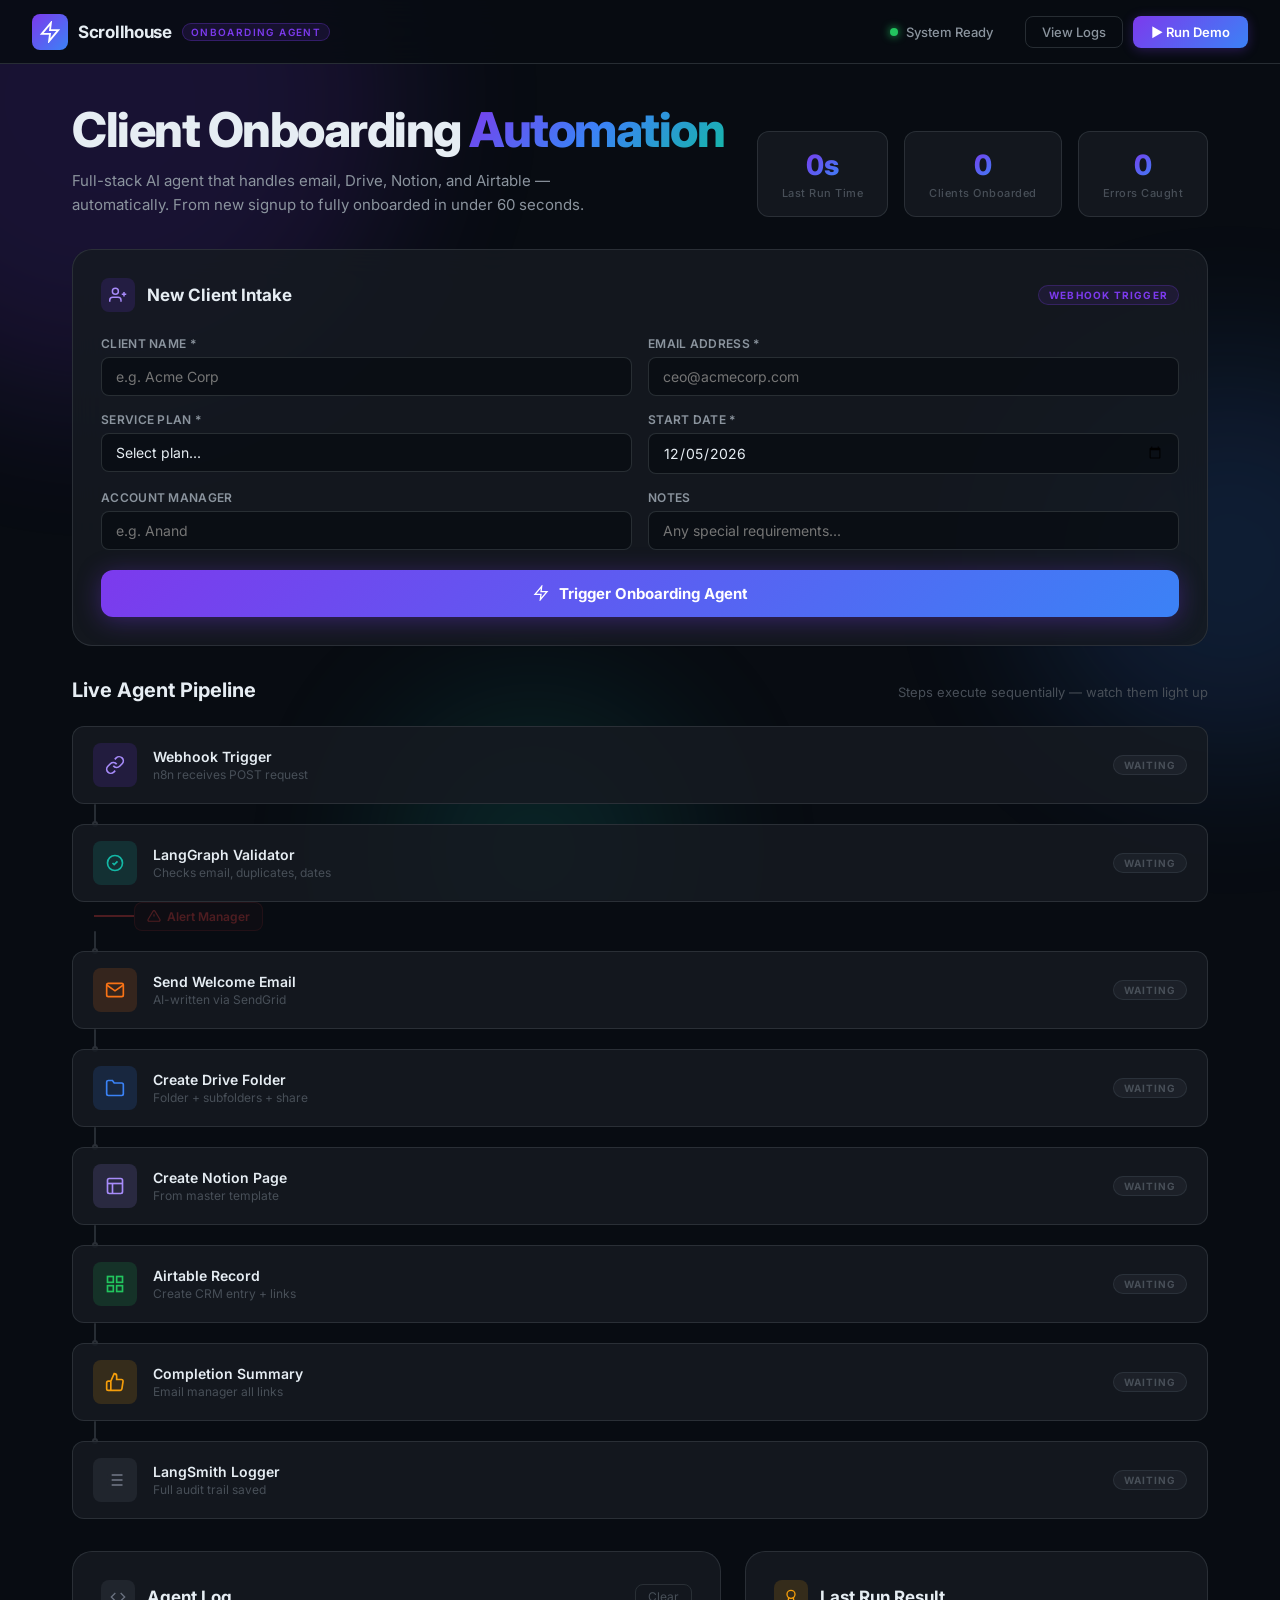
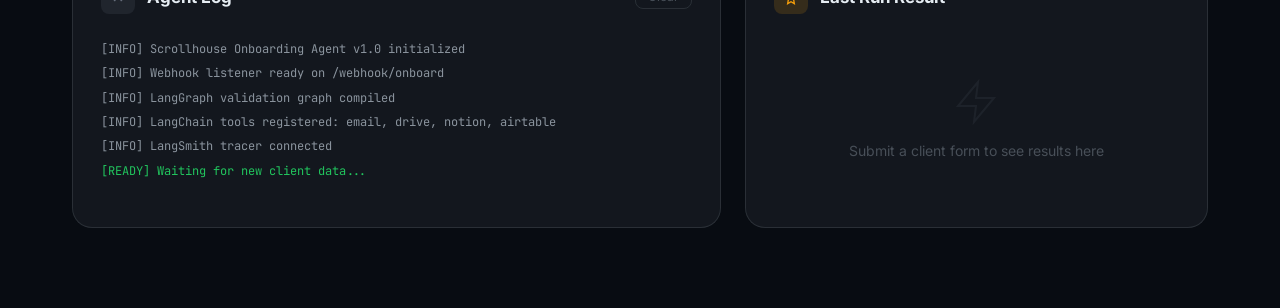
<file: dashboard/index.html>
<!DOCTYPE html>
<html lang="en">
<head>
  <meta charset="UTF-8" />
  <meta name="viewport" content="width=device-width, initial-scale=1.0" />
  <title>Scrollhouse — Client Onboarding Agent</title>
  <meta name="description" content="Automated client onboarding agent dashboard for Scrollhouse. Track email sends, Drive folder creation, Notion pages, and Airtable records in real-time." />
  <link rel="preconnect" href="https://fonts.googleapis.com" />
  <link href="https://fonts.googleapis.com/css2?family=Inter:wght@300;400;500;600;700;800&family=JetBrains+Mono:wght@400;500&display=swap" rel="stylesheet" />
  <link rel="stylesheet" href="style.css" />
</head>
<body>
  <!-- Background particles -->
  <div class="bg-orbs">
    <div class="orb orb-1"></div>
    <div class="orb orb-2"></div>
    <div class="orb orb-3"></div>
  </div>

  <!-- Navbar -->
  <nav class="navbar">
    <div class="nav-brand">
      <div class="brand-icon">
        <svg width="22" height="22" viewBox="0 0 24 24" fill="none" stroke="currentColor" stroke-width="2"><path d="M13 2L3 14h9l-1 8 10-12h-9l1-8z"/></svg>
      </div>
      <span class="brand-name">Scrollhouse</span>
      <span class="brand-badge">ONBOARDING AGENT</span>
    </div>
    <div class="nav-status">
      <span class="status-dot" id="systemStatus"></span>
      <span class="status-label" id="systemStatusLabel">System Ready</span>
    </div>
    <div class="nav-actions">
      <button class="btn-ghost" id="btnOpenLogs">View Logs</button>
      <button class="btn-primary" id="btnTriggerDemo">▶ Run Demo</button>
    </div>
  </nav>

  <main class="main-content">

    <!-- Header Banner -->
    <section class="hero-section">
      <div class="hero-text">
        <h1>Client Onboarding <span class="gradient-text">Automation</span></h1>
        <p class="hero-sub">Full-stack AI agent that handles email, Drive, Notion, and Airtable — automatically. From new signup to fully onboarded in under 60 seconds.</p>
      </div>
      <div class="hero-metrics">
        <div class="metric-card">
          <span class="metric-val" id="metricTime">0s</span>
          <span class="metric-label">Last Run Time</span>
        </div>
        <div class="metric-card">
          <span class="metric-val" id="metricTotal">0</span>
          <span class="metric-label">Clients Onboarded</span>
        </div>
        <div class="metric-card">
          <span class="metric-val" id="metricErrors">0</span>
          <span class="metric-label">Errors Caught</span>
        </div>
      </div>
    </section>

    <!-- New Client Form -->
    <section class="form-section glass-card">
      <div class="section-header">
        <div class="section-icon purple">
          <svg width="18" height="18" viewBox="0 0 24 24" fill="none" stroke="currentColor" stroke-width="2"><path d="M16 21v-2a4 4 0 0 0-4-4H5a4 4 0 0 0-4 4v2"/><circle cx="8.5" cy="7" r="4"/><line x1="20" y1="8" x2="20" y2="14"/><line x1="23" y1="11" x2="17" y2="11"/></svg>
        </div>
        <h2>New Client Intake</h2>
        <span class="badge">WEBHOOK TRIGGER</span>
      </div>
      <form class="client-form" id="clientForm">
        <div class="form-row">
          <div class="form-group">
            <label for="clientName">Client Name *</label>
            <input type="text" id="clientName" placeholder="e.g. Acme Corp" required />
          </div>
          <div class="form-group">
            <label for="clientEmail">Email Address *</label>
            <input type="email" id="clientEmail" placeholder="ceo@acmecorp.com" required />
          </div>
        </div>
        <div class="form-row">
          <div class="form-group">
            <label for="clientPlan">Service Plan *</label>
            <select id="clientPlan" required>
              <option value="">Select plan...</option>
              <option value="starter">Starter — $499/mo</option>
              <option value="growth">Growth — $1,299/mo</option>
              <option value="enterprise">Enterprise — Custom</option>
            </select>
          </div>
          <div class="form-group">
            <label for="startDate">Start Date *</label>
            <input type="date" id="startDate" required />
          </div>
        </div>
        <div class="form-row">
          <div class="form-group">
            <label for="accountManager">Account Manager</label>
            <input type="text" id="accountManager" placeholder="e.g. Anand" />
          </div>
          <div class="form-group">
            <label for="notes">Notes</label>
            <input type="text" id="notes" placeholder="Any special requirements..." />
          </div>
        </div>
        <button type="submit" class="btn-submit" id="submitBtn">
          <svg width="16" height="16" viewBox="0 0 24 24" fill="none" stroke="currentColor" stroke-width="2"><path d="M13 2L3 14h9l-1 8 10-12h-9l1-8z"/></svg>
          Trigger Onboarding Agent
        </button>
      </form>
    </section>

    <!-- Pipeline Flow Visualization -->
    <section class="pipeline-section">
      <div class="section-title-row">
        <h2 class="section-title">Live Agent Pipeline</h2>
        <span class="pipeline-note">Steps execute sequentially — watch them light up</span>
      </div>

      <div class="pipeline-wrapper">
        <!-- Step 1: Webhook -->
        <div class="pipe-step" id="step-webhook" data-step="webhook">
          <div class="pipe-icon-wrap purple">
            <svg width="20" height="20" viewBox="0 0 24 24" fill="none" stroke="currentColor" stroke-width="2"><path d="M10 13a5 5 0 0 0 7.54.54l3-3a5 5 0 0 0-7.07-7.07l-1.72 1.71"/><path d="M14 11a5 5 0 0 0-7.54-.54l-3 3a5 5 0 0 0 7.07 7.07l1.71-1.71"/></svg>
          </div>
          <div class="pipe-info">
            <span class="pipe-label">Webhook Trigger</span>
            <span class="pipe-sub">n8n receives POST request</span>
          </div>
          <div class="pipe-status-badge" id="badge-webhook">WAITING</div>
        </div>

        <div class="pipe-connector" id="conn-1"></div>

        <!-- Step 2: Validator -->
        <div class="pipe-step" id="step-validate" data-step="validate">
          <div class="pipe-icon-wrap teal">
            <svg width="20" height="20" viewBox="0 0 24 24" fill="none" stroke="currentColor" stroke-width="2"><path d="M9 12l2 2 4-4m6 2a9 9 0 1 1-18 0 9 9 0 0 1 18 0z"/></svg>
          </div>
          <div class="pipe-info">
            <span class="pipe-label">LangGraph Validator</span>
            <span class="pipe-sub">Checks email, duplicates, dates</span>
          </div>
          <div class="pipe-status-badge" id="badge-validate">WAITING</div>
        </div>

        <!-- Error branch -->
        <div class="error-branch" id="errorBranch">
          <div class="error-branch-line"></div>
          <div class="error-branch-box">
            <svg width="14" height="14" viewBox="0 0 24 24" fill="none" stroke="currentColor" stroke-width="2"><path d="M10.29 3.86L1.82 18a2 2 0 0 0 1.71 3h16.94a2 2 0 0 0 1.71-3L13.71 3.86a2 2 0 0 0-3.42 0z"/><line x1="12" y1="9" x2="12" y2="13"/><line x1="12" y1="17" x2="12.01" y2="17"/></svg>
            Alert Manager
          </div>
        </div>

        <div class="pipe-connector" id="conn-2"></div>

        <!-- Step 3: Email -->
        <div class="pipe-step" id="step-email" data-step="email">
          <div class="pipe-icon-wrap orange">
            <svg width="20" height="20" viewBox="0 0 24 24" fill="none" stroke="currentColor" stroke-width="2"><path d="M4 4h16c1.1 0 2 .9 2 2v12c0 1.1-.9 2-2 2H4c-1.1 0-2-.9-2-2V6c0-1.1.9-2 2-2z"/><polyline points="22,6 12,13 2,6"/></svg>
          </div>
          <div class="pipe-info">
            <span class="pipe-label">Send Welcome Email</span>
            <span class="pipe-sub">AI-written via SendGrid</span>
          </div>
          <div class="pipe-status-badge" id="badge-email">WAITING</div>
        </div>

        <div class="pipe-connector" id="conn-3"></div>

        <!-- Step 4: Drive -->
        <div class="pipe-step" id="step-drive" data-step="drive">
          <div class="pipe-icon-wrap blue">
            <svg width="20" height="20" viewBox="0 0 24 24" fill="none" stroke="currentColor" stroke-width="2"><path d="M22 19a2 2 0 0 1-2 2H4a2 2 0 0 1-2-2V5a2 2 0 0 1 2-2h5l2 3h9a2 2 0 0 1 2 2z"/></svg>
          </div>
          <div class="pipe-info">
            <span class="pipe-label">Create Drive Folder</span>
            <span class="pipe-sub">Folder + subfolders + share</span>
          </div>
          <div class="pipe-status-badge" id="badge-drive">WAITING</div>
        </div>

        <div class="pipe-connector" id="conn-4"></div>

        <!-- Step 5: Notion -->
        <div class="pipe-step" id="step-notion" data-step="notion">
          <div class="pipe-icon-wrap violet">
            <svg width="20" height="20" viewBox="0 0 24 24" fill="none" stroke="currentColor" stroke-width="2"><rect x="3" y="3" width="18" height="18" rx="2" ry="2"/><line x1="3" y1="9" x2="21" y2="9"/><line x1="9" y1="21" x2="9" y2="9"/></svg>
          </div>
          <div class="pipe-info">
            <span class="pipe-label">Create Notion Page</span>
            <span class="pipe-sub">From master template</span>
          </div>
          <div class="pipe-status-badge" id="badge-notion">WAITING</div>
        </div>

        <div class="pipe-connector" id="conn-5"></div>

        <!-- Step 6: Airtable -->
        <div class="pipe-step" id="step-airtable" data-step="airtable">
          <div class="pipe-icon-wrap green">
            <svg width="20" height="20" viewBox="0 0 24 24" fill="none" stroke="currentColor" stroke-width="2"><rect x="3" y="3" width="7" height="7"/><rect x="14" y="3" width="7" height="7"/><rect x="14" y="14" width="7" height="7"/><rect x="3" y="14" width="7" height="7"/></svg>
          </div>
          <div class="pipe-info">
            <span class="pipe-label">Airtable Record</span>
            <span class="pipe-sub">Create CRM entry + links</span>
          </div>
          <div class="pipe-status-badge" id="badge-airtable">WAITING</div>
        </div>

        <div class="pipe-connector" id="conn-6"></div>

        <!-- Step 7: Summary -->
        <div class="pipe-step" id="step-summary" data-step="summary">
          <div class="pipe-icon-wrap gold">
            <svg width="20" height="20" viewBox="0 0 24 24" fill="none" stroke="currentColor" stroke-width="2"><path d="M14 9V5a3 3 0 0 0-3-3l-4 9v11h11.28a2 2 0 0 0 2-1.7l1.38-9a2 2 0 0 0-2-2.3zM7 22H4a2 2 0 0 1-2-2v-7a2 2 0 0 1 2-2h3"/></svg>
          </div>
          <div class="pipe-info">
            <span class="pipe-label">Completion Summary</span>
            <span class="pipe-sub">Email manager all links</span>
          </div>
          <div class="pipe-status-badge" id="badge-summary">WAITING</div>
        </div>

        <div class="pipe-connector" id="conn-7"></div>

        <!-- Step 8: Logger -->
        <div class="pipe-step" id="step-logger" data-step="logger">
          <div class="pipe-icon-wrap gray">
            <svg width="20" height="20" viewBox="0 0 24 24" fill="none" stroke="currentColor" stroke-width="2"><line x1="8" y1="6" x2="21" y2="6"/><line x1="8" y1="12" x2="21" y2="12"/><line x1="8" y1="18" x2="21" y2="18"/><line x1="3" y1="6" x2="3.01" y2="6"/><line x1="3" y1="12" x2="3.01" y2="12"/><line x1="3" y1="18" x2="3.01" y2="18"/></svg>
          </div>
          <div class="pipe-info">
            <span class="pipe-label">LangSmith Logger</span>
            <span class="pipe-sub">Full audit trail saved</span>
          </div>
          <div class="pipe-status-badge" id="badge-logger">WAITING</div>
        </div>
      </div>
    </section>

    <!-- Bottom Grid: Logs + Result Card -->
    <div class="bottom-grid">

      <!-- Audit Log Panel -->
      <div class="glass-card log-panel">
        <div class="section-header">
          <div class="section-icon gray">
            <svg width="16" height="16" viewBox="0 0 24 24" fill="none" stroke="currentColor" stroke-width="2"><polyline points="16 18 22 12 16 6"/><polyline points="8 6 2 12 8 18"/></svg>
          </div>
          <h3>Agent Log</h3>
          <button class="btn-clear" id="btnClearLogs">Clear</button>
        </div>
        <div class="log-output" id="logOutput">
          <div class="log-line info">[INFO] Scrollhouse Onboarding Agent v1.0 initialized</div>
          <div class="log-line info">[INFO] Webhook listener ready on /webhook/onboard</div>
          <div class="log-line info">[INFO] LangGraph validation graph compiled</div>
          <div class="log-line info">[INFO] LangChain tools registered: email, drive, notion, airtable</div>
          <div class="log-line info">[INFO] LangSmith tracer connected</div>
          <div class="log-line success">[READY] Waiting for new client data...</div>
        </div>
      </div>

      <!-- Result Card -->
      <div class="glass-card result-panel" id="resultPanel">
        <div class="section-header">
          <div class="section-icon gold">
            <svg width="16" height="16" viewBox="0 0 24 24" fill="none" stroke="currentColor" stroke-width="2"><circle cx="12" cy="8" r="6"/><path d="M15.477 12.89L17 22l-5-3-5 3 1.523-9.11"/></svg>
          </div>
          <h3>Last Run Result</h3>
        </div>
        <div class="result-empty" id="resultEmpty">
          <svg width="48" height="48" viewBox="0 0 24 24" fill="none" stroke="currentColor" stroke-width="1"><path d="M13 2L3 14h9l-1 8 10-12h-9l1-8z"/></svg>
          <p>Submit a client form to see results here</p>
        </div>
        <div class="result-content hidden" id="resultContent">
          <div class="result-client-name" id="resultClientName"></div>
          <div class="result-links" id="resultLinks"></div>
          <div class="result-time" id="resultTime"></div>
        </div>
      </div>

    </div>

  </main>

  <!-- Full Logs Modal -->
  <div class="modal-overlay hidden" id="logsModal">
    <div class="modal glass-card">
      <div class="modal-header">
        <h3>📋 Complete Audit Log</h3>
        <button class="modal-close" id="modalClose">✕</button>
      </div>
      <div class="modal-body" id="modalLogContent"></div>
    </div>
  </div>

  <script src="app.js"></script>
</body>
</html>
</file>
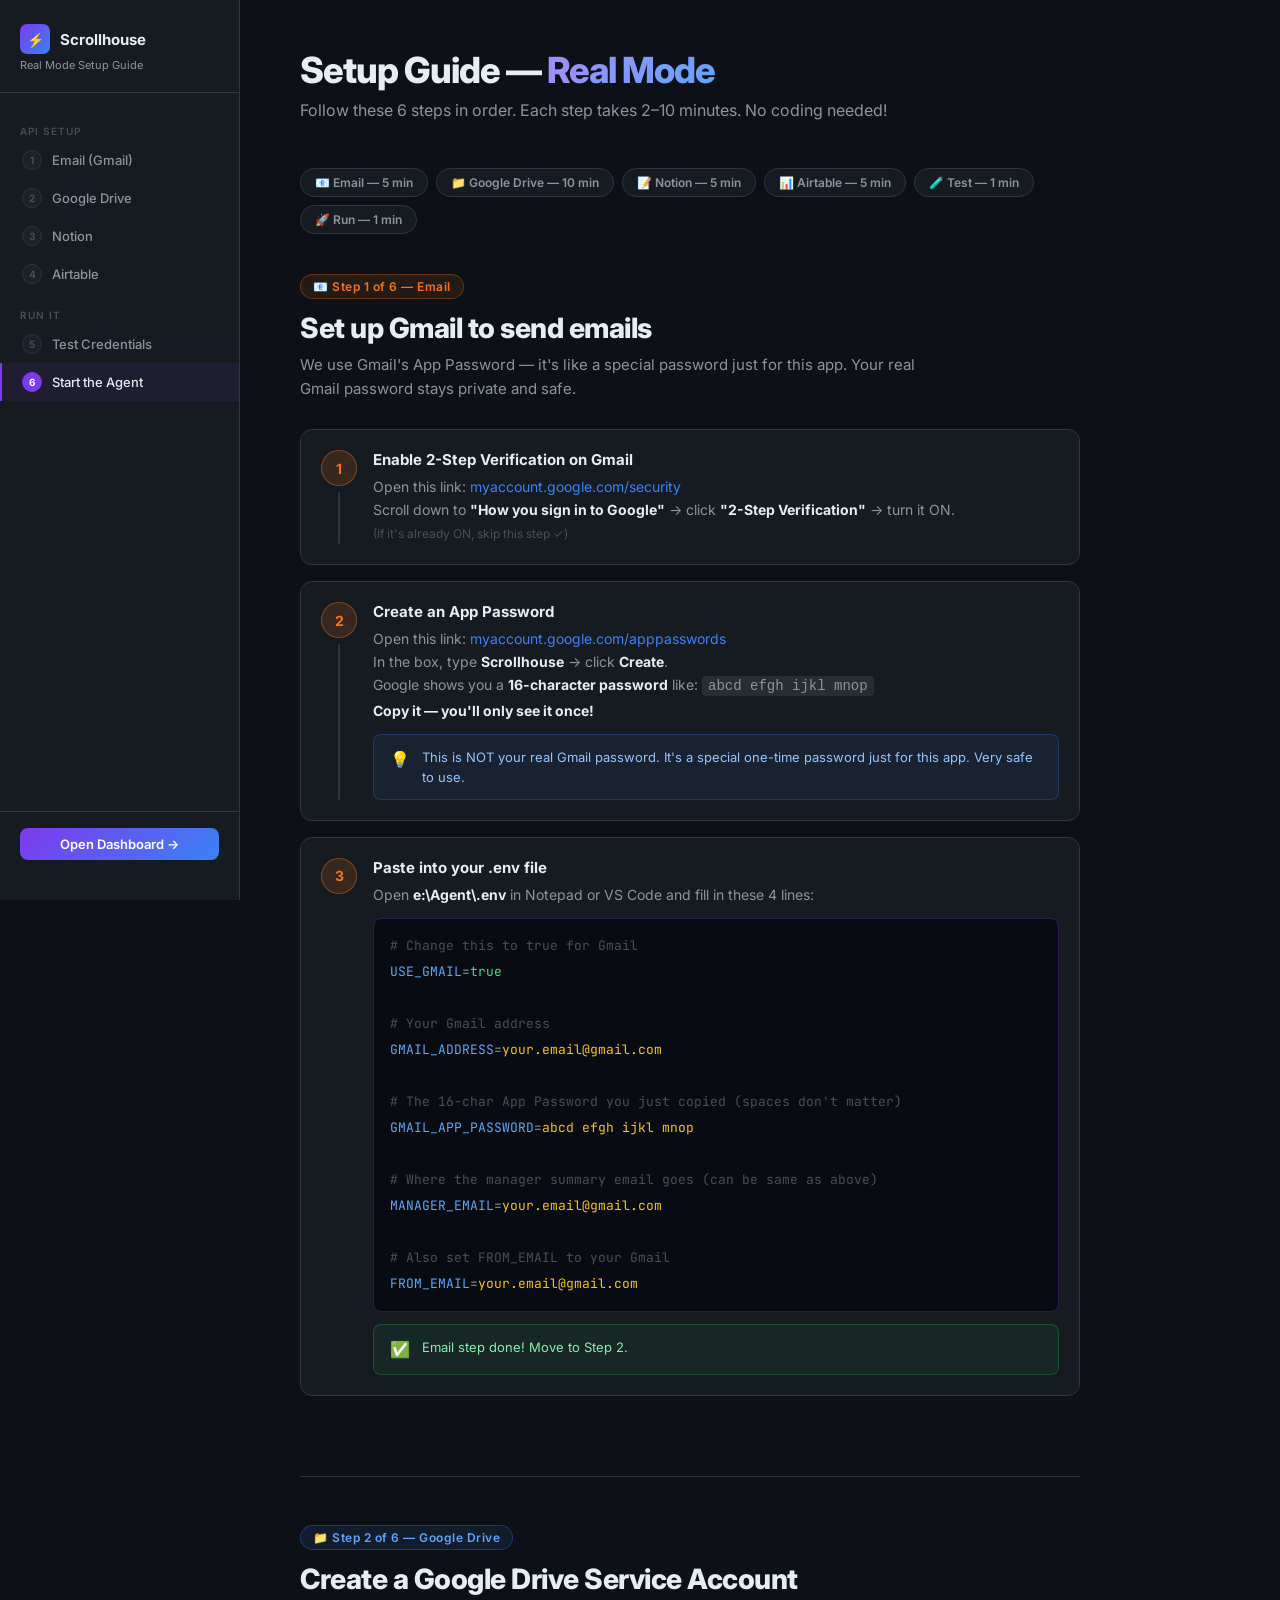
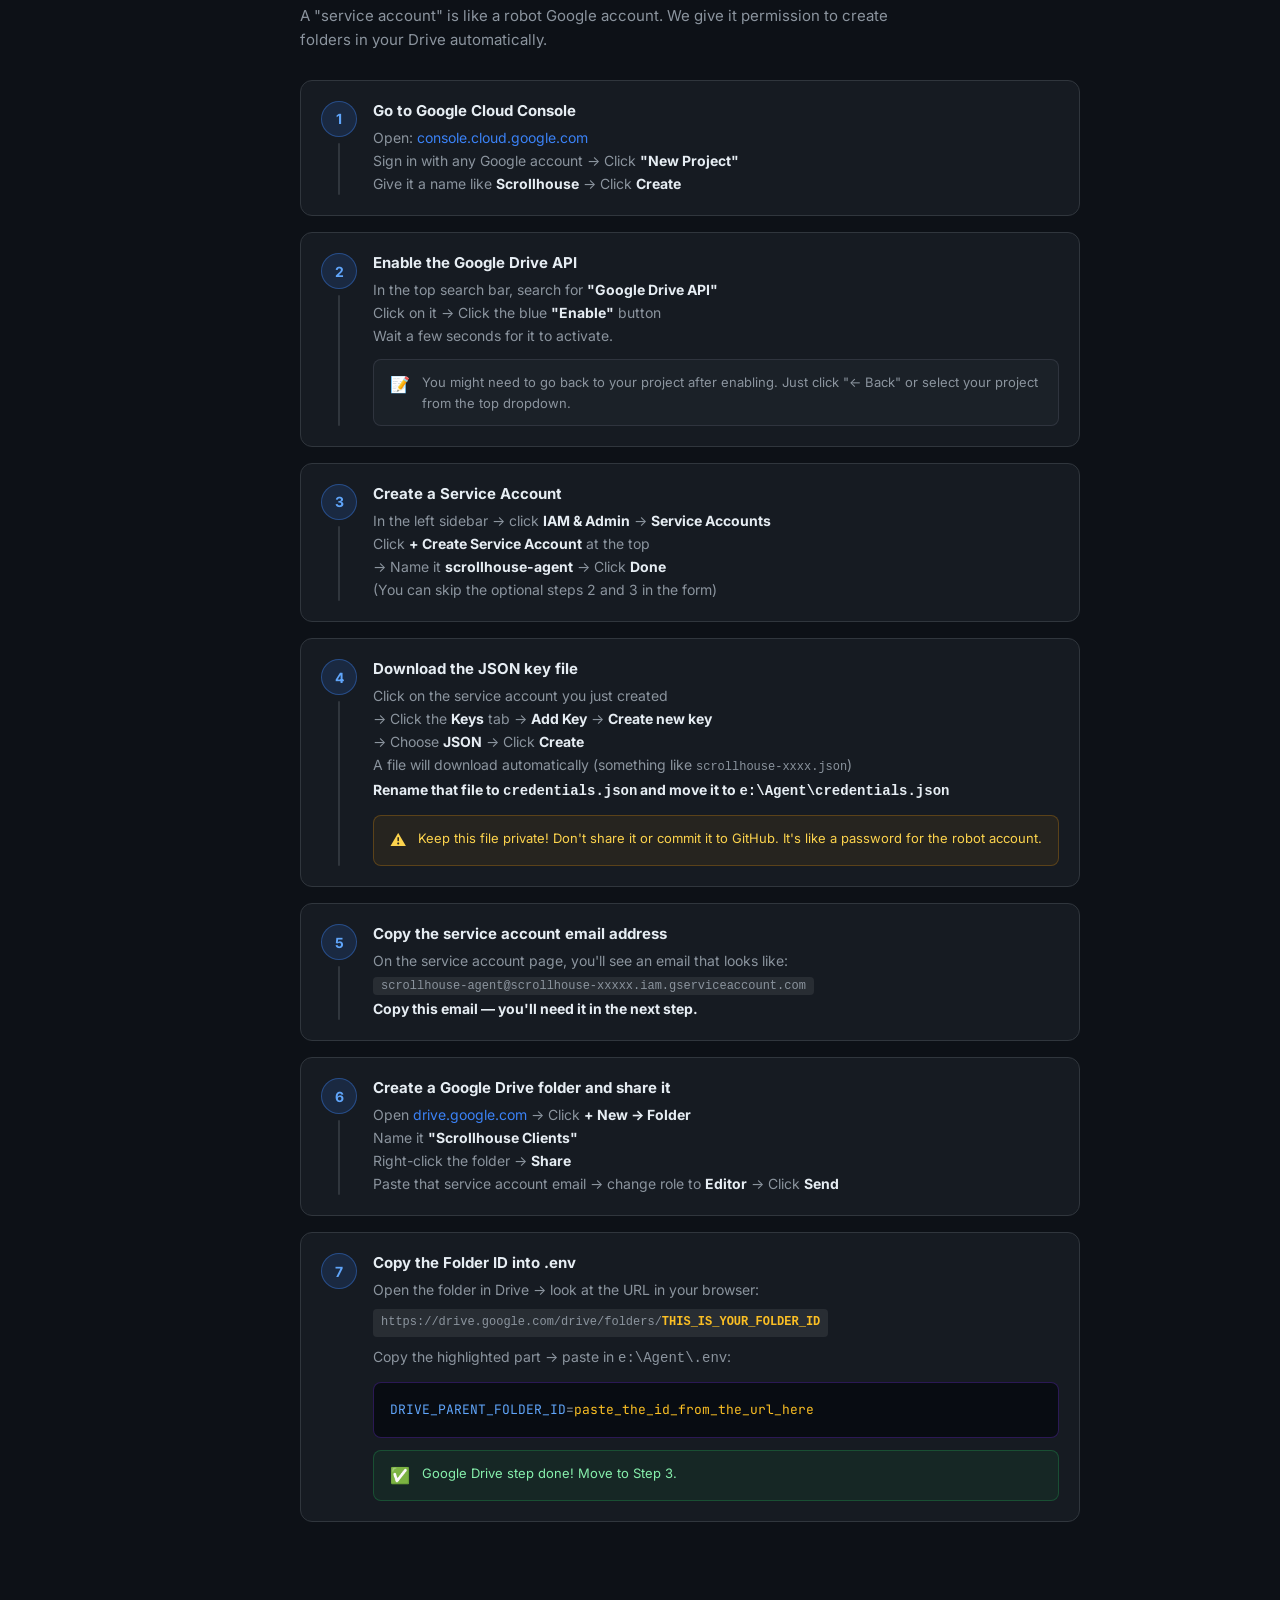
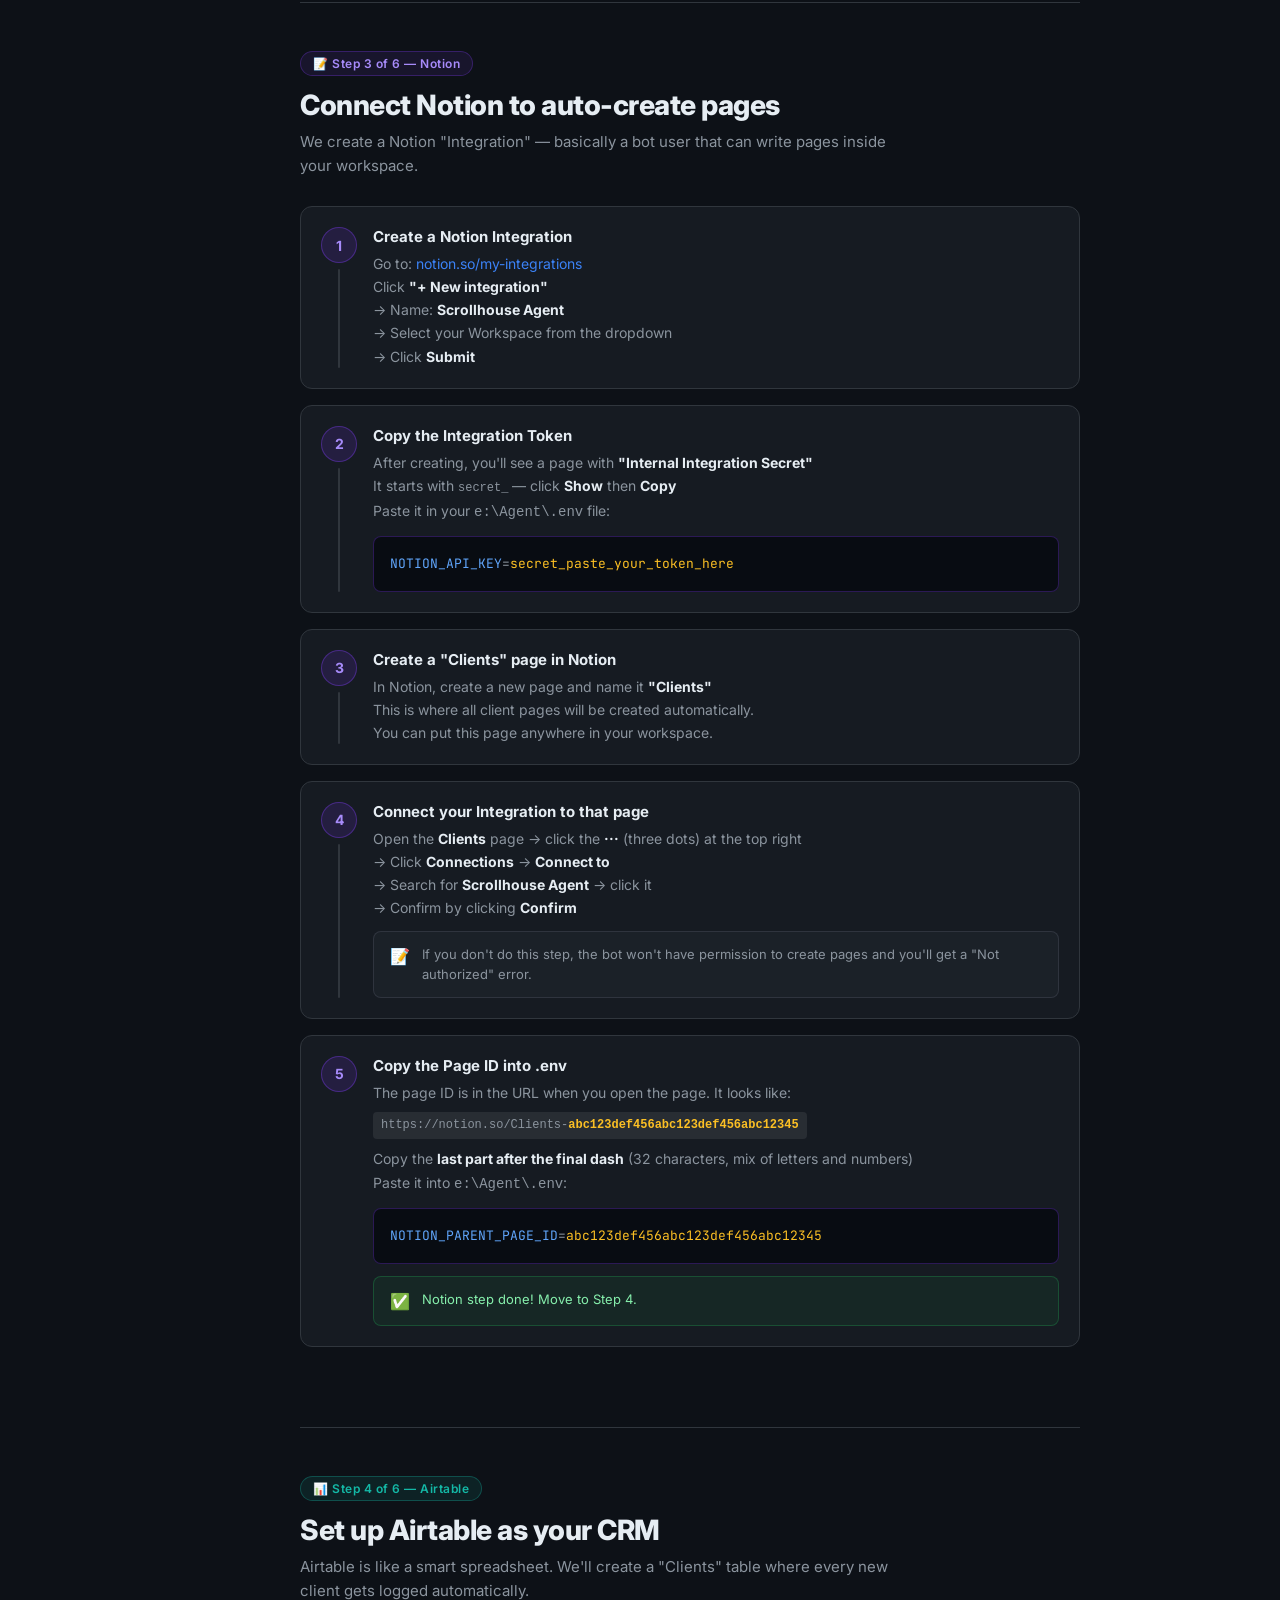
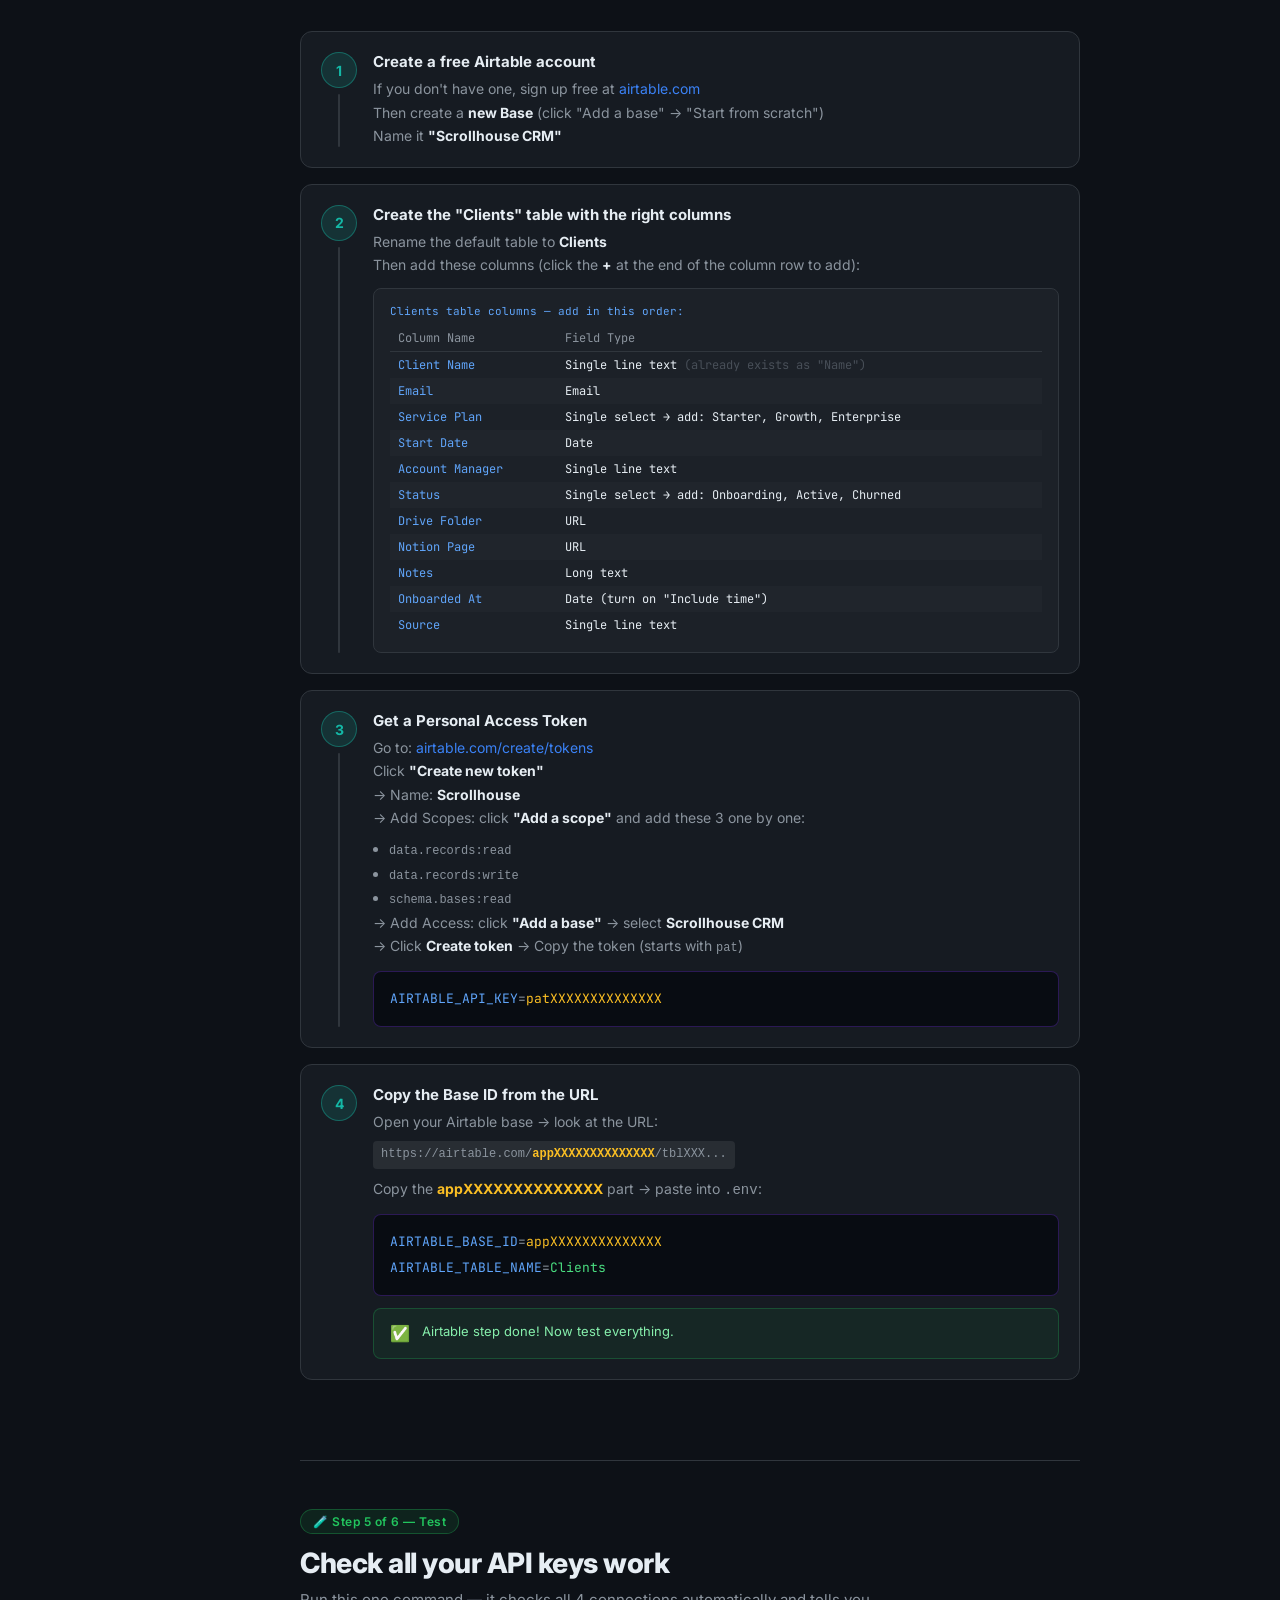
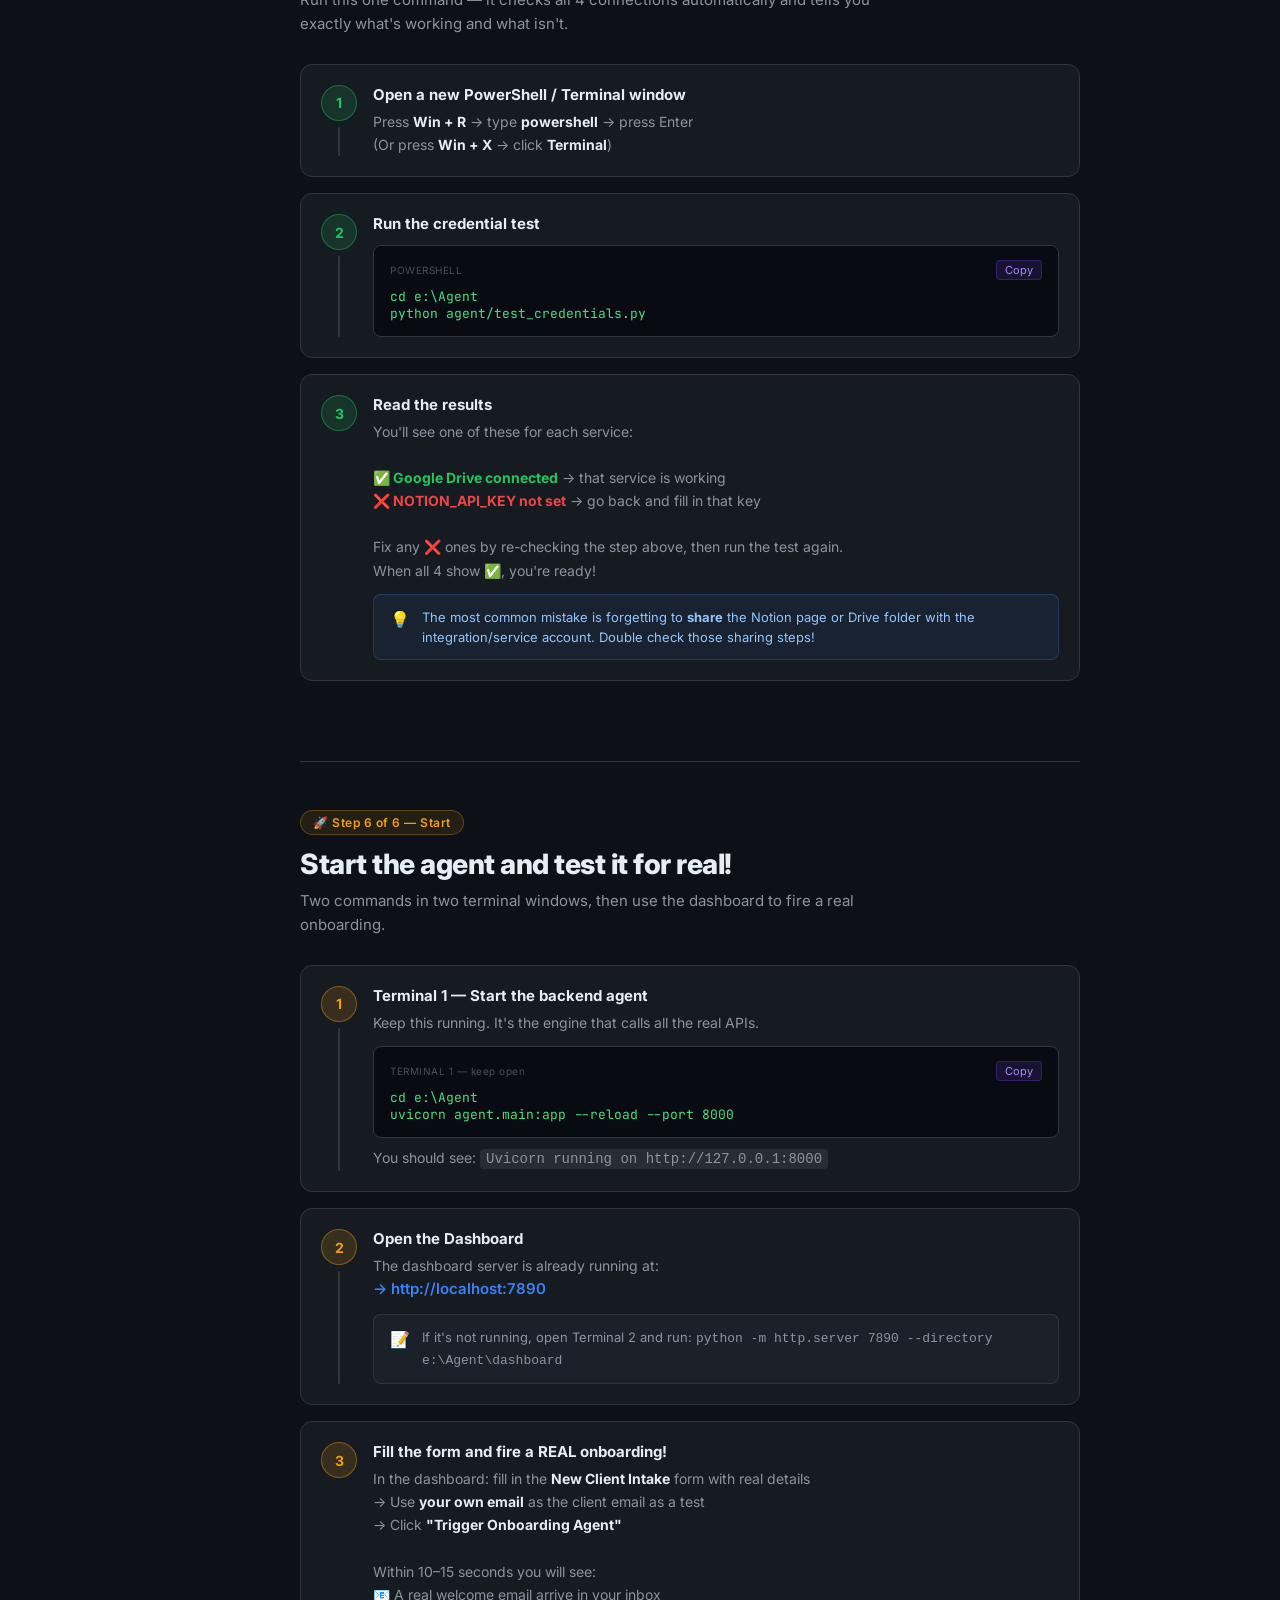
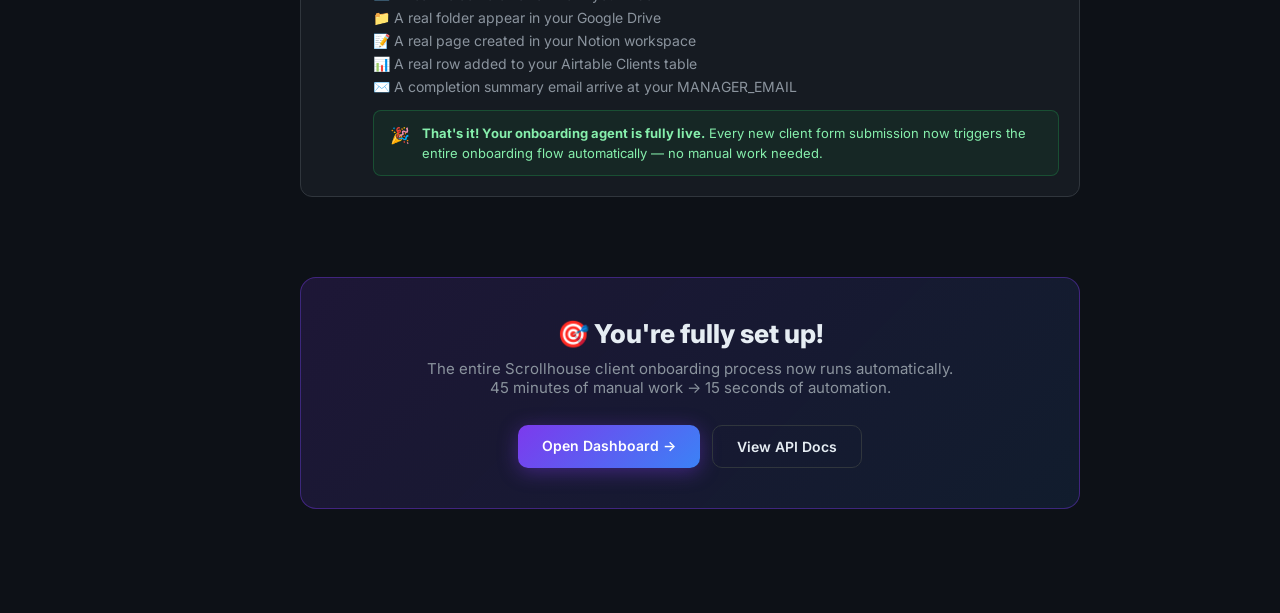
<file: dashboard/setup.html>
<!DOCTYPE html>
<html lang="en">
<head>
  <meta charset="UTF-8" />
  <meta name="viewport" content="width=device-width, initial-scale=1.0" />
  <title>Scrollhouse — Easy Setup Guide</title>
  <link href="https://fonts.googleapis.com/css2?family=Inter:wght@400;500;600;700;800&family=JetBrains+Mono:wght@400;500&display=swap" rel="stylesheet" />
  <style>
    :root {
      --bg: #0d1117; --surface: #161b22; --surface2: #1c2128;
      --border: #30363d; --purple: #7c3aed; --blue: #3b82f6;
      --green: #22c55e; --gold: #f59e0b; --red: #ef4444;
      --orange: #f97316; --teal: #14b8a6;
      --text: #e6edf3; --muted: #8b949e; --dim: #484f58;
    }
    * { box-sizing: border-box; margin: 0; padding: 0; }
    html { scroll-behavior: smooth; }
    body { font-family: 'Inter', sans-serif; background: var(--bg); color: var(--text); }

    /* ─── Sidebar Nav ─────────────────────────────────────────────── */
    .sidebar {
      position: fixed; top: 0; left: 0; bottom: 0;
      width: 240px; background: var(--surface);
      border-right: 1px solid var(--border);
      padding: 24px 0; z-index: 100;
      display: flex; flex-direction: column;
    }
    .sidebar-brand {
      padding: 0 20px 20px;
      border-bottom: 1px solid var(--border);
      margin-bottom: 16px;
    }
    .sidebar-brand .logo {
      display: flex; align-items: center; gap: 10px;
      font-size: 15px; font-weight: 700;
    }
    .logo-icon {
      width: 30px; height: 30px;
      background: linear-gradient(135deg, var(--purple), var(--blue));
      border-radius: 7px; display: flex; align-items: center; justify-content: center;
      font-size: 14px;
    }
    .sidebar-brand small { display: block; color: var(--muted); font-size: 11px; margin-top: 4px; }
    .nav-item {
      display: flex; align-items: center; gap: 10px;
      padding: 9px 20px; font-size: 13px; font-weight: 500;
      color: var(--muted); cursor: pointer; border: none;
      background: none; width: 100%; text-align: left;
      border-left: 2px solid transparent;
      text-decoration: none; transition: all 0.2s;
    }
    .nav-item:hover { color: var(--text); background: rgba(255,255,255,0.04); }
    .nav-item.active { color: var(--text); border-left-color: var(--purple); background: rgba(124,58,237,0.08); }
    .nav-item .nav-dot {
      width: 20px; height: 20px; border-radius: 50%;
      display: flex; align-items: center; justify-content: center;
      font-size: 10px; font-weight: 700; flex-shrink: 0;
      border: 1px solid var(--border);
      background: var(--surface2); color: var(--dim);
    }
    .nav-item.active .nav-dot { background: var(--purple); color: white; border-color: var(--purple); }
    .nav-item.done .nav-dot { background: var(--green); color: white; border-color: var(--green); }
    .nav-item.done { color: var(--green); }
    .nav-section { padding: 8px 20px 4px; font-size: 10px; letter-spacing: 1px; color: var(--dim); font-weight: 600; text-transform: uppercase; margin-top: 8px; }

    /* ─── Main Content ────────────────────────────────────────────── */
    .main { margin-left: 240px; padding: 48px 60px 120px; max-width: 900px; }

    /* ─── Section ─────────────────────────────────────────────────── */
    .section { margin-bottom: 80px; scroll-margin-top: 40px; }

    .section-badge {
      display: inline-flex; align-items: center; gap: 8px;
      padding: 4px 12px; border-radius: 20px; font-size: 12px; font-weight: 600;
      letter-spacing: 0.5px; margin-bottom: 12px;
    }
    .badge-email  { background: rgba(249,115,22,0.1);  color: var(--orange); border: 1px solid rgba(249,115,22,0.3); }
    .badge-drive  { background: rgba(59,130,246,0.1);  color: #60a5fa;       border: 1px solid rgba(59,130,246,0.3); }
    .badge-notion { background: rgba(124,58,237,0.1);  color: #a78bfa;       border: 1px solid rgba(124,58,237,0.3); }
    .badge-airtable{ background: rgba(20,184,166,0.1); color: var(--teal);   border: 1px solid rgba(20,184,166,0.3); }
    .badge-test   { background: rgba(34,197,94,0.1);   color: var(--green);  border: 1px solid rgba(34,197,94,0.3); }
    .badge-start  { background: rgba(245,158,11,0.1);  color: var(--gold);   border: 1px solid rgba(245,158,11,0.3); }

    .section-title { font-size: 28px; font-weight: 800; letter-spacing: -0.5px; margin-bottom: 8px; }
    .section-desc  { color: var(--muted); font-size: 15px; line-height: 1.6; margin-bottom: 28px; max-width: 620px; }

    /* ─── Steps ───────────────────────────────────────────────────── */
    .steps { display: flex; flex-direction: column; gap: 16px; }

    .step {
      display: flex; gap: 16px;
      background: var(--surface); border: 1px solid var(--border);
      border-radius: 12px; padding: 20px;
      transition: border-color 0.2s;
    }
    .step:hover { border-color: rgba(124,58,237,0.4); }

    .step-left { display: flex; flex-direction: column; align-items: center; gap: 6px; flex-shrink: 0; }
    .step-circle {
      width: 36px; height: 36px; border-radius: 50%;
      display: flex; align-items: center; justify-content: center;
      font-size: 14px; font-weight: 700; flex-shrink: 0;
    }
    .c-orange { background: rgba(249,115,22,0.15); color: var(--orange); border: 1px solid rgba(249,115,22,0.4); }
    .c-blue   { background: rgba(59,130,246,0.15); color: #60a5fa;       border: 1px solid rgba(59,130,246,0.4); }
    .c-purple { background: rgba(124,58,237,0.15); color: #a78bfa;       border: 1px solid rgba(124,58,237,0.4); }
    .c-teal   { background: rgba(20,184,166,0.15); color: var(--teal);   border: 1px solid rgba(20,184,166,0.4); }
    .c-green  { background: rgba(34,197,94,0.15);  color: var(--green);  border: 1px solid rgba(34,197,94,0.4); }
    .c-gold   { background: rgba(245,158,11,0.15); color: var(--gold);   border: 1px solid rgba(245,158,11,0.4); }

    .step-line { width: 2px; flex: 1; background: var(--border); border-radius: 1px; min-height: 12px; }

    .step-body { flex: 1; }
    .step-heading { font-size: 15px; font-weight: 700; margin-bottom: 6px; }
    .step-text { color: var(--muted); font-size: 14px; line-height: 1.65; }
    .step-text strong { color: var(--text); }
    .step-text a { color: var(--blue); text-decoration: none; }
    .step-text a:hover { text-decoration: underline; }

    /* ─── Image placeholder / screenshot area ─────────────────────── */
    .screenshot {
      margin-top: 12px; border-radius: 8px;
      border: 1px solid var(--border);
      background: var(--surface2);
      padding: 14px 16px;
      font-size: 12px; color: var(--dim);
      font-family: 'JetBrains Mono', monospace;
      line-height: 1.5;
    }
    .screenshot .path { color: #60a5fa; margin-bottom: 6px; display: block; font-size: 11px; }

    /* ─── Code / Command box ──────────────────────────────────────── */
    .cmd {
      margin-top: 12px; background: #080c12;
      border: 1px solid var(--border); border-radius: 8px;
      padding: 14px 16px; position: relative;
    }
    .cmd-label { font-size: 10px; color: var(--dim); font-family: 'Inter', sans-serif; letter-spacing: 0.5px; margin-bottom: 8px; display: flex; align-items: center; justify-content: space-between; }
    .cmd pre { font-family: 'JetBrains Mono', monospace; font-size: 13px; color: #4ade80; white-space: pre-wrap; word-break: break-all; }
    .copy-btn {
      font-size: 11px; padding: 2px 8px; border-radius: 4px;
      background: rgba(124,58,237,0.15); color: #a78bfa;
      border: 1px solid rgba(124,58,237,0.3); cursor: pointer;
      font-family: 'Inter', sans-serif; transition: all 0.2s;
    }
    .copy-btn:hover { background: rgba(124,58,237,0.3); }

    /* ─── Env file box ────────────────────────────────────────────── */
    .env-box {
      margin-top: 12px; background: #080c12;
      border: 1px solid rgba(124,58,237,0.3); border-radius: 8px;
      padding: 14px 16px;
      font-family: 'JetBrains Mono', monospace; font-size: 13px;
      line-height: 2;
    }
    .env-comment { color: var(--dim); }
    .env-key     { color: #60a5fa; }
    .env-eq      { color: var(--muted); }
    .env-val     { color: #4ade80; }
    .env-val-fill{ color: #fbbf24; }   /* things user must fill */

    /* ─── Alert / callout ─────────────────────────────────────────── */
    .callout {
      display: flex; gap: 12px; margin-top: 12px;
      padding: 12px 16px; border-radius: 8px; font-size: 13px; line-height: 1.55;
    }
    .callout.tip  { background: rgba(59,130,246,0.07);  border: 1px solid rgba(59,130,246,0.25);  color: #93c5fd; }
    .callout.warn { background: rgba(245,158,11,0.07);  border: 1px solid rgba(245,158,11,0.25);  color: #fcd34d; }
    .callout.ok   { background: rgba(34,197,94,0.07);   border: 1px solid rgba(34,197,94,0.25);   color: #86efac; }
    .callout.note { background: rgba(107,114,128,0.07); border: 1px solid rgba(107,114,128,0.25); color: var(--muted); }
    .callout-icon { font-size: 16px; flex-shrink: 0; }

    /* ─── Divider ─────────────────────────────────────────────────── */
    .divider { height: 1px; background: var(--border); margin: 48px 0; }

    /* ─── Final CTA ───────────────────────────────────────────────── */
    .cta-box {
      background: linear-gradient(135deg, rgba(124,58,237,0.15), rgba(59,130,246,0.1));
      border: 1px solid rgba(124,58,237,0.4); border-radius: 16px;
      padding: 40px; text-align: center;
    }
    .cta-box h2 { font-size: 26px; font-weight: 800; margin-bottom: 10px; }
    .cta-box p  { color: var(--muted); font-size: 15px; margin-bottom: 28px; }
    .btn-row { display: flex; gap: 12px; justify-content: center; flex-wrap: wrap; }
    .btn { padding: 12px 24px; border-radius: 10px; font-size: 14px; font-weight: 600; font-family: inherit; cursor: pointer; border: none; text-decoration: none; display: inline-block; transition: all 0.2s; }
    .btn-primary { background: linear-gradient(135deg, var(--purple), var(--blue)); color: white; box-shadow: 0 4px 20px rgba(124,58,237,0.4); }
    .btn-ghost   { background: transparent; border: 1px solid var(--border); color: var(--text); }
    .btn:hover   { transform: translateY(-2px); filter: brightness(1.1); }

    /* ─── Top header ──────────────────────────────────────────────── */
    .page-header { margin-bottom: 48px; }
    .page-header h1 { font-size: 36px; font-weight: 800; letter-spacing: -1px; margin-bottom: 8px; }
    .page-header p  { color: var(--muted); font-size: 16px; }
    .gradient { background: linear-gradient(135deg, #a78bfa, #60a5fa); -webkit-background-clip: text; -webkit-text-fill-color: transparent; background-clip: text; }

    /* ─── Progress pills ──────────────────────────────────────────── */
    .pill-row { display: flex; gap: 8px; flex-wrap: wrap; margin-bottom: 40px; }
    .pill { padding: 6px 14px; border-radius: 20px; font-size: 12px; font-weight: 600; background: var(--surface); border: 1px solid var(--border); color: var(--muted); }

    @media (max-width: 768px) {
      .sidebar { display: none; }
      .main { margin-left: 0; padding: 24px 20px 80px; }
    }
  </style>
</head>
<body>

<!-- ─── Sidebar ────────────────────────────────────────────────────── -->
<nav class="sidebar">
  <div class="sidebar-brand">
    <div class="logo">
      <div class="logo-icon">⚡</div>
      <span>Scrollhouse</span>
    </div>
    <small>Real Mode Setup Guide</small>
  </div>

  <div class="nav-section">API Setup</div>
  <a href="#step-email"   class="nav-item active" id="nav-email">  <span class="nav-dot">1</span> Email (Gmail)</a>
  <a href="#step-drive"   class="nav-item"         id="nav-drive">  <span class="nav-dot">2</span> Google Drive</a>
  <a href="#step-notion"  class="nav-item"         id="nav-notion"> <span class="nav-dot">3</span> Notion</a>
  <a href="#step-airtable"class="nav-item"         id="nav-airtable"><span class="nav-dot">4</span> Airtable</a>

  <div class="nav-section">Run it</div>
  <a href="#step-test"    class="nav-item"         id="nav-test">   <span class="nav-dot">5</span> Test Credentials</a>
  <a href="#step-start"   class="nav-item"         id="nav-start">  <span class="nav-dot">6</span> Start the Agent</a>

  <div style="margin-top:auto;padding:16px 20px;border-top:1px solid var(--border);">
    <a href="http://localhost:7890" target="_blank" style="display:block;text-align:center;padding:8px;background:linear-gradient(135deg,#7c3aed,#3b82f6);border-radius:8px;color:white;font-size:13px;font-weight:600;text-decoration:none;">Open Dashboard →</a>
  </div>
</nav>

<!-- ─── Main ──────────────────────────────────────────────────────── -->
<main class="main">

  <div class="page-header">
    <h1>Setup Guide — <span class="gradient">Real Mode</span></h1>
    <p>Follow these 6 steps in order. Each step takes 2–10 minutes. No coding needed!</p>
  </div>

  <div class="pill-row">
    <span class="pill">📧 Email — 5 min</span>
    <span class="pill">📁 Google Drive — 10 min</span>
    <span class="pill">📝 Notion — 5 min</span>
    <span class="pill">📊 Airtable — 5 min</span>
    <span class="pill">🧪 Test — 1 min</span>
    <span class="pill">🚀 Run — 1 min</span>
  </div>

  <!-- ══════════════════════════════════════════════════════════════ -->
  <!-- STEP 1 — EMAIL                                                 -->
  <!-- ══════════════════════════════════════════════════════════════ -->
  <section class="section" id="step-email">
    <div class="section-badge badge-email">📧 Step 1 of 6 — Email</div>
    <div class="section-title">Set up Gmail to send emails</div>
    <p class="section-desc">We use Gmail's App Password — it's like a special password just for this app. Your real Gmail password stays private and safe.</p>

    <div class="steps">
      <div class="step">
        <div class="step-left"><div class="step-circle c-orange">1</div><div class="step-line"></div></div>
        <div class="step-body">
          <div class="step-heading">Enable 2-Step Verification on Gmail</div>
          <div class="step-text">
            Open this link: <a href="https://myaccount.google.com/security" target="_blank">myaccount.google.com/security</a><br/>
            Scroll down to <strong>"How you sign in to Google"</strong> → click <strong>"2-Step Verification"</strong> → turn it ON.<br/>
            <span style="color:var(--dim);font-size:12px;">(If it's already ON, skip this step ✓)</span>
          </div>
        </div>
      </div>

      <div class="step">
        <div class="step-left"><div class="step-circle c-orange">2</div><div class="step-line"></div></div>
        <div class="step-body">
          <div class="step-heading">Create an App Password</div>
          <div class="step-text">
            Open this link: <a href="https://myaccount.google.com/apppasswords" target="_blank">myaccount.google.com/apppasswords</a><br/>
            In the box, type <strong>Scrollhouse</strong> → click <strong>Create</strong>.<br/>
            Google shows you a <strong>16-character password</strong> like: <code style="background:rgba(255,255,255,0.08);padding:2px 6px;border-radius:4px;font-family:monospace;">abcd efgh ijkl mnop</code><br/>
            <strong>Copy it — you'll only see it once!</strong>
          </div>
          <div class="callout tip">
            <span class="callout-icon">💡</span>
            <span>This is NOT your real Gmail password. It's a special one-time password just for this app. Very safe to use.</span>
          </div>
        </div>
      </div>

      <div class="step">
        <div class="step-left"><div class="step-circle c-orange">3</div></div>
        <div class="step-body">
          <div class="step-heading">Paste into your .env file</div>
          <div class="step-text">Open <strong>e:\Agent\.env</strong> in Notepad or VS Code and fill in these 4 lines:</div>
          <div class="env-box">
            <span class="env-comment"># Change this to true for Gmail</span><br/>
            <span class="env-key">USE_GMAIL</span><span class="env-eq">=</span><span class="env-val">true</span><br/><br/>
            <span class="env-comment"># Your Gmail address</span><br/>
            <span class="env-key">GMAIL_ADDRESS</span><span class="env-eq">=</span><span class="env-val-fill">your.email@gmail.com</span><br/><br/>
            <span class="env-comment"># The 16-char App Password you just copied (spaces don't matter)</span><br/>
            <span class="env-key">GMAIL_APP_PASSWORD</span><span class="env-eq">=</span><span class="env-val-fill">abcd efgh ijkl mnop</span><br/><br/>
            <span class="env-comment"># Where the manager summary email goes (can be same as above)</span><br/>
            <span class="env-key">MANAGER_EMAIL</span><span class="env-eq">=</span><span class="env-val-fill">your.email@gmail.com</span><br/><br/>
            <span class="env-comment"># Also set FROM_EMAIL to your Gmail</span><br/>
            <span class="env-key">FROM_EMAIL</span><span class="env-eq">=</span><span class="env-val-fill">your.email@gmail.com</span>
          </div>
          <div class="callout ok"><span class="callout-icon">✅</span><span>Email step done! Move to Step 2.</span></div>
        </div>
      </div>
    </div>
  </section>

  <div class="divider"></div>

  <!-- ══════════════════════════════════════════════════════════════ -->
  <!-- STEP 2 — GOOGLE DRIVE                                          -->
  <!-- ══════════════════════════════════════════════════════════════ -->
  <section class="section" id="step-drive">
    <div class="section-badge badge-drive">📁 Step 2 of 6 — Google Drive</div>
    <div class="section-title">Create a Google Drive Service Account</div>
    <p class="section-desc">A "service account" is like a robot Google account. We give it permission to create folders in your Drive automatically.</p>

    <div class="steps">
      <div class="step">
        <div class="step-left"><div class="step-circle c-blue">1</div><div class="step-line"></div></div>
        <div class="step-body">
          <div class="step-heading">Go to Google Cloud Console</div>
          <div class="step-text">
            Open: <a href="https://console.cloud.google.com" target="_blank">console.cloud.google.com</a><br/>
            Sign in with any Google account → Click <strong>"New Project"</strong><br/>
            Give it a name like <strong>Scrollhouse</strong> → Click <strong>Create</strong>
          </div>
        </div>
      </div>

      <div class="step">
        <div class="step-left"><div class="step-circle c-blue">2</div><div class="step-line"></div></div>
        <div class="step-body">
          <div class="step-heading">Enable the Google Drive API</div>
          <div class="step-text">
            In the top search bar, search for <strong>"Google Drive API"</strong><br/>
            Click on it → Click the blue <strong>"Enable"</strong> button<br/>
            Wait a few seconds for it to activate.
          </div>
          <div class="callout note"><span class="callout-icon">📝</span><span>You might need to go back to your project after enabling. Just click "← Back" or select your project from the top dropdown.</span></div>
        </div>
      </div>

      <div class="step">
        <div class="step-left"><div class="step-circle c-blue">3</div><div class="step-line"></div></div>
        <div class="step-body">
          <div class="step-heading">Create a Service Account</div>
          <div class="step-text">
            In the left sidebar → click <strong>IAM &amp; Admin</strong> → <strong>Service Accounts</strong><br/>
            Click <strong>+ Create Service Account</strong> at the top<br/>
            → Name it <strong>scrollhouse-agent</strong> → Click <strong>Done</strong><br/>
            (You can skip the optional steps 2 and 3 in the form)
          </div>
        </div>
      </div>

      <div class="step">
        <div class="step-left"><div class="step-circle c-blue">4</div><div class="step-line"></div></div>
        <div class="step-body">
          <div class="step-heading">Download the JSON key file</div>
          <div class="step-text">
            Click on the service account you just created<br/>
            → Click the <strong>Keys</strong> tab → <strong>Add Key</strong> → <strong>Create new key</strong><br/>
            → Choose <strong>JSON</strong> → Click <strong>Create</strong><br/>
            A file will download automatically (something like <code style="font-family:monospace;font-size:12px;">scrollhouse-xxxx.json</code>)<br/>
            <strong>Rename that file to <code style="font-family:monospace;">credentials.json</code> and move it to <code style="font-family:monospace;">e:\Agent\credentials.json</code></strong>
          </div>
          <div class="callout warn"><span class="callout-icon">⚠️</span><span>Keep this file private! Don't share it or commit it to GitHub. It's like a password for the robot account.</span></div>
        </div>
      </div>

      <div class="step">
        <div class="step-left"><div class="step-circle c-blue">5</div><div class="step-line"></div></div>
        <div class="step-body">
          <div class="step-heading">Copy the service account email address</div>
          <div class="step-text">
            On the service account page, you'll see an email that looks like:<br/>
            <code style="font-family:monospace;font-size:12px;background:rgba(255,255,255,0.08);padding:2px 8px;border-radius:4px;">scrollhouse-agent@scrollhouse-xxxxx.iam.gserviceaccount.com</code><br/>
            <strong>Copy this email — you'll need it in the next step.</strong>
          </div>
        </div>
      </div>

      <div class="step">
        <div class="step-left"><div class="step-circle c-blue">6</div><div class="step-line"></div></div>
        <div class="step-body">
          <div class="step-heading">Create a Google Drive folder and share it</div>
          <div class="step-text">
            Open <a href="https://drive.google.com" target="_blank">drive.google.com</a> → Click <strong>+ New → Folder</strong><br/>
            Name it <strong>"Scrollhouse Clients"</strong><br/>
            Right-click the folder → <strong>Share</strong><br/>
            Paste that service account email → change role to <strong>Editor</strong> → Click <strong>Send</strong>
          </div>
        </div>
      </div>

      <div class="step">
        <div class="step-left"><div class="step-circle c-blue">7</div></div>
        <div class="step-body">
          <div class="step-heading">Copy the Folder ID into .env</div>
          <div class="step-text">
            Open the folder in Drive → look at the URL in your browser:<br/>
            <code style="font-family:monospace;font-size:12px;background:rgba(255,255,255,0.08);padding:4px 8px;border-radius:4px;display:inline-block;margin:8px 0;">https://drive.google.com/drive/folders/<strong style="color:#fbbf24;">THIS_IS_YOUR_FOLDER_ID</strong></code><br/>
            Copy the highlighted part → paste in <code style="font-family:monospace;">e:\Agent\.env</code>:
          </div>
          <div class="env-box">
            <span class="env-key">DRIVE_PARENT_FOLDER_ID</span><span class="env-eq">=</span><span class="env-val-fill">paste_the_id_from_the_url_here</span>
          </div>
          <div class="callout ok"><span class="callout-icon">✅</span><span>Google Drive step done! Move to Step 3.</span></div>
        </div>
      </div>
    </div>
  </section>

  <div class="divider"></div>

  <!-- ══════════════════════════════════════════════════════════════ -->
  <!-- STEP 3 — NOTION                                                -->
  <!-- ══════════════════════════════════════════════════════════════ -->
  <section class="section" id="step-notion">
    <div class="section-badge badge-notion">📝 Step 3 of 6 — Notion</div>
    <div class="section-title">Connect Notion to auto-create pages</div>
    <p class="section-desc">We create a Notion "Integration" — basically a bot user that can write pages inside your workspace.</p>

    <div class="steps">
      <div class="step">
        <div class="step-left"><div class="step-circle c-purple">1</div><div class="step-line"></div></div>
        <div class="step-body">
          <div class="step-heading">Create a Notion Integration</div>
          <div class="step-text">
            Go to: <a href="https://notion.so/my-integrations" target="_blank">notion.so/my-integrations</a><br/>
            Click <strong>"+ New integration"</strong><br/>
            → Name: <strong>Scrollhouse Agent</strong><br/>
            → Select your Workspace from the dropdown<br/>
            → Click <strong>Submit</strong>
          </div>
        </div>
      </div>

      <div class="step">
        <div class="step-left"><div class="step-circle c-purple">2</div><div class="step-line"></div></div>
        <div class="step-body">
          <div class="step-heading">Copy the Integration Token</div>
          <div class="step-text">
            After creating, you'll see a page with <strong>"Internal Integration Secret"</strong><br/>
            It starts with <code style="font-family:monospace;font-size:12px;">secret_</code> — click <strong>Show</strong> then <strong>Copy</strong><br/>
            Paste it in your <code style="font-family:monospace;">e:\Agent\.env</code> file:
          </div>
          <div class="env-box">
            <span class="env-key">NOTION_API_KEY</span><span class="env-eq">=</span><span class="env-val-fill">secret_paste_your_token_here</span>
          </div>
        </div>
      </div>

      <div class="step">
        <div class="step-left"><div class="step-circle c-purple">3</div><div class="step-line"></div></div>
        <div class="step-body">
          <div class="step-heading">Create a "Clients" page in Notion</div>
          <div class="step-text">
            In Notion, create a new page and name it <strong>"Clients"</strong><br/>
            This is where all client pages will be created automatically.<br/>
            You can put this page anywhere in your workspace.
          </div>
        </div>
      </div>

      <div class="step">
        <div class="step-left"><div class="step-circle c-purple">4</div><div class="step-line"></div></div>
        <div class="step-body">
          <div class="step-heading">Connect your Integration to that page</div>
          <div class="step-text">
            Open the <strong>Clients</strong> page → click the <strong>···</strong> (three dots) at the top right<br/>
            → Click <strong>Connections</strong> → <strong>Connect to</strong><br/>
            → Search for <strong>Scrollhouse Agent</strong> → click it<br/>
            → Confirm by clicking <strong>Confirm</strong>
          </div>
          <div class="callout note"><span class="callout-icon">📝</span><span>If you don't do this step, the bot won't have permission to create pages and you'll get a "Not authorized" error.</span></div>
        </div>
      </div>

      <div class="step">
        <div class="step-left"><div class="step-circle c-purple">5</div></div>
        <div class="step-body">
          <div class="step-heading">Copy the Page ID into .env</div>
          <div class="step-text">
            The page ID is in the URL when you open the page. It looks like:<br/>
            <code style="font-family:monospace;font-size:12px;background:rgba(255,255,255,0.08);padding:4px 8px;border-radius:4px;display:inline-block;margin:8px 0;">https://notion.so/Clients-<strong style="color:#fbbf24;">abc123def456abc123def456abc12345</strong></code><br/>
            Copy the <strong>last part after the final dash</strong> (32 characters, mix of letters and numbers)<br/>
            Paste it into <code style="font-family:monospace;">e:\Agent\.env</code>:
          </div>
          <div class="env-box">
            <span class="env-key">NOTION_PARENT_PAGE_ID</span><span class="env-eq">=</span><span class="env-val-fill">abc123def456abc123def456abc12345</span>
          </div>
          <div class="callout ok"><span class="callout-icon">✅</span><span>Notion step done! Move to Step 4.</span></div>
        </div>
      </div>
    </div>
  </section>

  <div class="divider"></div>

  <!-- ══════════════════════════════════════════════════════════════ -->
  <!-- STEP 4 — AIRTABLE                                              -->
  <!-- ══════════════════════════════════════════════════════════════ -->
  <section class="section" id="step-airtable">
    <div class="section-badge badge-airtable">📊 Step 4 of 6 — Airtable</div>
    <div class="section-title">Set up Airtable as your CRM</div>
    <p class="section-desc">Airtable is like a smart spreadsheet. We'll create a "Clients" table where every new client gets logged automatically.</p>

    <div class="steps">
      <div class="step">
        <div class="step-left"><div class="step-circle c-teal">1</div><div class="step-line"></div></div>
        <div class="step-body">
          <div class="step-heading">Create a free Airtable account</div>
          <div class="step-text">
            If you don't have one, sign up free at <a href="https://airtable.com" target="_blank">airtable.com</a><br/>
            Then create a <strong>new Base</strong> (click "Add a base" → "Start from scratch")<br/>
            Name it <strong>"Scrollhouse CRM"</strong>
          </div>
        </div>
      </div>

      <div class="step">
        <div class="step-left"><div class="step-circle c-teal">2</div><div class="step-line"></div></div>
        <div class="step-body">
          <div class="step-heading">Create the "Clients" table with the right columns</div>
          <div class="step-text">
            Rename the default table to <strong>Clients</strong><br/>
            Then add these columns (click the <strong>+</strong> at the end of the column row to add):
          </div>
          <div class="screenshot">
            <span class="path">Clients table columns — add in this order:</span>
            <table style="width:100%;border-collapse:collapse;font-size:12px;">
              <tr style="color:var(--muted);border-bottom:1px solid var(--border);">
                <td style="padding:4px 8px;">Column Name</td>
                <td style="padding:4px 8px;">Field Type</td>
              </tr>
              <tr><td style="padding:4px 8px;color:#60a5fa;">Client Name</td><td style="padding:4px 8px;color:var(--text);">Single line text <span style="color:var(--dim)">(already exists as "Name")</span></td></tr>
              <tr style="background:rgba(255,255,255,0.02);"><td style="padding:4px 8px;color:#60a5fa;">Email</td><td style="padding:4px 8px;color:var(--text);">Email</td></tr>
              <tr><td style="padding:4px 8px;color:#60a5fa;">Service Plan</td><td style="padding:4px 8px;color:var(--text);">Single select → add: Starter, Growth, Enterprise</td></tr>
              <tr style="background:rgba(255,255,255,0.02);"><td style="padding:4px 8px;color:#60a5fa;">Start Date</td><td style="padding:4px 8px;color:var(--text);">Date</td></tr>
              <tr><td style="padding:4px 8px;color:#60a5fa;">Account Manager</td><td style="padding:4px 8px;color:var(--text);">Single line text</td></tr>
              <tr style="background:rgba(255,255,255,0.02);"><td style="padding:4px 8px;color:#60a5fa;">Status</td><td style="padding:4px 8px;color:var(--text);">Single select → add: Onboarding, Active, Churned</td></tr>
              <tr><td style="padding:4px 8px;color:#60a5fa;">Drive Folder</td><td style="padding:4px 8px;color:var(--text);">URL</td></tr>
              <tr style="background:rgba(255,255,255,0.02);"><td style="padding:4px 8px;color:#60a5fa;">Notion Page</td><td style="padding:4px 8px;color:var(--text);">URL</td></tr>
              <tr><td style="padding:4px 8px;color:#60a5fa;">Notes</td><td style="padding:4px 8px;color:var(--text);">Long text</td></tr>
              <tr style="background:rgba(255,255,255,0.02);"><td style="padding:4px 8px;color:#60a5fa;">Onboarded At</td><td style="padding:4px 8px;color:var(--text);">Date (turn on "Include time")</td></tr>
              <tr><td style="padding:4px 8px;color:#60a5fa;">Source</td><td style="padding:4px 8px;color:var(--text);">Single line text</td></tr>
            </table>
          </div>
        </div>
      </div>

      <div class="step">
        <div class="step-left"><div class="step-circle c-teal">3</div><div class="step-line"></div></div>
        <div class="step-body">
          <div class="step-heading">Get a Personal Access Token</div>
          <div class="step-text">
            Go to: <a href="https://airtable.com/create/tokens" target="_blank">airtable.com/create/tokens</a><br/>
            Click <strong>"Create new token"</strong><br/>
            → Name: <strong>Scrollhouse</strong><br/>
            → Add Scopes: click <strong>"Add a scope"</strong> and add these 3 one by one:
            <ul style="margin:8px 0 0 16px;">
              <li><code style="font-family:monospace;font-size:12px;">data.records:read</code></li>
              <li><code style="font-family:monospace;font-size:12px;">data.records:write</code></li>
              <li><code style="font-family:monospace;font-size:12px;">schema.bases:read</code></li>
            </ul>
            → Add Access: click <strong>"Add a base"</strong> → select <strong>Scrollhouse CRM</strong><br/>
            → Click <strong>Create token</strong> → Copy the token (starts with <code style="font-family:monospace;font-size:12px;">pat</code>)
          </div>
          <div class="env-box">
            <span class="env-key">AIRTABLE_API_KEY</span><span class="env-eq">=</span><span class="env-val-fill">patXXXXXXXXXXXXXX</span>
          </div>
        </div>
      </div>

      <div class="step">
        <div class="step-left"><div class="step-circle c-teal">4</div></div>
        <div class="step-body">
          <div class="step-heading">Copy the Base ID from the URL</div>
          <div class="step-text">
            Open your Airtable base → look at the URL:<br/>
            <code style="font-family:monospace;font-size:12px;background:rgba(255,255,255,0.08);padding:4px 8px;border-radius:4px;display:inline-block;margin:8px 0;">https://airtable.com/<strong style="color:#fbbf24;">appXXXXXXXXXXXXXX</strong>/tblXXX...</code><br/>
            Copy the <strong style="color:#fbbf24;">appXXXXXXXXXXXXXX</strong> part → paste into <code style="font-family:monospace;">.env</code>:
          </div>
          <div class="env-box">
            <span class="env-key">AIRTABLE_BASE_ID</span><span class="env-eq">=</span><span class="env-val-fill">appXXXXXXXXXXXXXX</span><br/>
            <span class="env-key">AIRTABLE_TABLE_NAME</span><span class="env-eq">=</span><span class="env-val">Clients</span>
          </div>
          <div class="callout ok"><span class="callout-icon">✅</span><span>Airtable step done! Now test everything.</span></div>
        </div>
      </div>
    </div>
  </section>

  <div class="divider"></div>

  <!-- ══════════════════════════════════════════════════════════════ -->
  <!-- STEP 5 — TEST                                                  -->
  <!-- ══════════════════════════════════════════════════════════════ -->
  <section class="section" id="step-test">
    <div class="section-badge badge-test">🧪 Step 5 of 6 — Test</div>
    <div class="section-title">Check all your API keys work</div>
    <p class="section-desc">Run this one command — it checks all 4 connections automatically and tells you exactly what's working and what isn't.</p>

    <div class="steps">
      <div class="step">
        <div class="step-left"><div class="step-circle c-green">1</div><div class="step-line"></div></div>
        <div class="step-body">
          <div class="step-heading">Open a new PowerShell / Terminal window</div>
          <div class="step-text">
            Press <strong>Win + R</strong> → type <strong>powershell</strong> → press Enter<br/>
            (Or press <strong>Win + X</strong> → click <strong>Terminal</strong>)
          </div>
        </div>
      </div>

      <div class="step">
        <div class="step-left"><div class="step-circle c-green">2</div><div class="step-line"></div></div>
        <div class="step-body">
          <div class="step-heading">Run the credential test</div>
          <div class="cmd">
            <div class="cmd-label"><span>POWERSHELL</span><button class="copy-btn" onclick="navigator.clipboard.writeText('cd e:\\Agent\npython agent/test_credentials.py')">Copy</button></div>
            <pre>cd e:\Agent
python agent/test_credentials.py</pre>
          </div>
        </div>
      </div>

      <div class="step">
        <div class="step-left"><div class="step-circle c-green">3</div></div>
        <div class="step-body">
          <div class="step-heading">Read the results</div>
          <div class="step-text">
            You'll see one of these for each service:<br/><br/>
            <strong style="color:var(--green);">✅ Google Drive connected</strong> → that service is working<br/>
            <strong style="color:var(--red);">❌ NOTION_API_KEY not set</strong> → go back and fill in that key<br/><br/>
            Fix any ❌ ones by re-checking the step above, then run the test again.<br/>
            When all 4 show ✅, you're ready!
          </div>
          <div class="callout tip"><span class="callout-icon">💡</span><span>The most common mistake is forgetting to <strong>share</strong> the Notion page or Drive folder with the integration/service account. Double check those sharing steps!</span></div>
        </div>
      </div>
    </div>
  </section>

  <div class="divider"></div>

  <!-- ══════════════════════════════════════════════════════════════ -->
  <!-- STEP 6 — START                                                 -->
  <!-- ══════════════════════════════════════════════════════════════ -->
  <section class="section" id="step-start">
    <div class="section-badge badge-start">🚀 Step 6 of 6 — Start</div>
    <div class="section-title">Start the agent and test it for real!</div>
    <p class="section-desc">Two commands in two terminal windows, then use the dashboard to fire a real onboarding.</p>

    <div class="steps">
      <div class="step">
        <div class="step-left"><div class="step-circle c-gold">1</div><div class="step-line"></div></div>
        <div class="step-body">
          <div class="step-heading">Terminal 1 — Start the backend agent</div>
          <div class="step-text">Keep this running. It's the engine that calls all the real APIs.</div>
          <div class="cmd">
            <div class="cmd-label"><span>TERMINAL 1 — keep open</span><button class="copy-btn" onclick="navigator.clipboard.writeText('cd e:\\Agent\nuvicorn agent.main:app --reload --port 8000')">Copy</button></div>
            <pre>cd e:\Agent
uvicorn agent.main:app --reload --port 8000</pre>
          </div>
          <div class="step-text" style="margin-top:8px;">You should see: <code style="font-family:monospace;background:rgba(255,255,255,0.08);padding:2px 6px;border-radius:4px;">Uvicorn running on http://127.0.0.1:8000</code></div>
        </div>
      </div>

      <div class="step">
        <div class="step-left"><div class="step-circle c-gold">2</div><div class="step-line"></div></div>
        <div class="step-body">
          <div class="step-heading">Open the Dashboard</div>
          <div class="step-text">
            The dashboard server is already running at:<br/>
            <a href="http://localhost:7890" target="_blank" style="font-size:15px;font-weight:600;">→ http://localhost:7890</a>
          </div>
          <div class="callout note"><span class="callout-icon">📝</span><span>If it's not running, open Terminal 2 and run: <code style="font-family:monospace;">python -m http.server 7890 --directory e:\Agent\dashboard</code></span></div>
        </div>
      </div>

      <div class="step">
        <div class="step-left"><div class="step-circle c-gold">3</div></div>
        <div class="step-body">
          <div class="step-heading">Fill the form and fire a REAL onboarding!</div>
          <div class="step-text">
            In the dashboard: fill in the <strong>New Client Intake</strong> form with real details<br/>
            → Use <strong>your own email</strong> as the client email as a test<br/>
            → Click <strong>"Trigger Onboarding Agent"</strong><br/><br/>
            Within 10–15 seconds you will see:<br/>
            📧 A real welcome email arrive in your inbox<br/>
            📁 A real folder appear in your Google Drive<br/>
            📝 A real page created in your Notion workspace<br/>
            📊 A real row added to your Airtable Clients table<br/>
            ✉️  A completion summary email arrive at your MANAGER_EMAIL
          </div>
          <div class="callout ok">
            <span class="callout-icon">🎉</span>
            <span><strong>That's it! Your onboarding agent is fully live.</strong> Every new client form submission now triggers the entire onboarding flow automatically — no manual work needed.</span>
          </div>
        </div>
      </div>
    </div>
  </section>

  <!-- ─── Final CTA ─────────────────────────────────────────────── -->
  <div class="cta-box">
    <h2>🎯 You're fully set up!</h2>
    <p>The entire Scrollhouse client onboarding process now runs automatically.<br/>45 minutes of manual work → 15 seconds of automation.</p>
    <div class="btn-row">
      <a class="btn btn-primary" href="http://localhost:7890" target="_blank">Open Dashboard →</a>
      <a class="btn btn-ghost"   href="http://localhost:8000/docs" target="_blank">View API Docs</a>
    </div>
  </div>

</main>

<script>
  // Highlight active nav item on scroll
  const sections = document.querySelectorAll('.section');
  const navItems = {
    'step-email':    document.getElementById('nav-email'),
    'step-drive':    document.getElementById('nav-drive'),
    'step-notion':   document.getElementById('nav-notion'),
    'step-airtable': document.getElementById('nav-airtable'),
    'step-test':     document.getElementById('nav-test'),
    'step-start':    document.getElementById('nav-start'),
  };

  const observer = new IntersectionObserver((entries) => {
    entries.forEach(entry => {
      if (entry.isIntersecting) {
        Object.values(navItems).forEach(n => n?.classList.remove('active'));
        navItems[entry.target.id]?.classList.add('active');
      }
    });
  }, { rootMargin: '-20% 0px -70% 0px' });

  sections.forEach(s => observer.observe(s));
</script>
</body>
</html>
</file>
<file: dashboard/style.css>
/* ═══════════════════════════════════════════════════════════════════════
   Scrollhouse Onboarding Agent Dashboard — Premium Dark Theme
   ═══════════════════════════════════════════════════════════════════════ */

@import url('https://fonts.googleapis.com/css2?family=Inter:wght@300;400;500;600;700;800&family=JetBrains+Mono:wght@400;500&display=swap');

/* ── Design Tokens ──────────────────────────────────────────────────────── */
:root {
  --bg-base:       #080c12;
  /* --bg-surface: #0d1117; — reserved for future use */
  --bg-card:       rgba(22, 27, 34, 0.85);
  --border:        rgba(48, 54, 61, 0.8);
  --border-glow:   rgba(124, 58, 237, 0.4);

  --text-primary:  #e6edf3;
  --text-secondary:#8b949e;
  --text-muted:    #484f58;

  --purple:  #7c3aed;
  --blue:    #3b82f6;
  --teal:    #14b8a6;
  --orange:  #f97316;
  --green:   #22c55e;
  --violet:  #a78bfa;
  --gold:    #f59e0b;
  --gray:    #6b7280;
  --red:     #ef4444;

  /* glow helpers — available for component use */
  --purple-glow: rgba(124,58,237,0.25);
  --blue-glow:   rgba(59,130,246,0.25);
  --teal-glow:   rgba(20,184,166,0.25);
  --green-glow:  rgba(34,197,94,0.25);

  --radius-sm: 8px;
  --radius-md: 12px;
  --radius-lg: 20px;
  --transition: 0.3s cubic-bezier(0.19, 1, 0.22, 1);
}

/* ── Reset ─────────────────────────────────────────────────────────────── */
*, *::before, *::after { box-sizing: border-box; margin: 0; padding: 0; }
html { scroll-behavior: smooth; }

body {
  font-family: 'Inter', system-ui, sans-serif;
  background: var(--bg-base);
  color: var(--text-primary);
  min-height: 100vh;
  overflow-x: hidden;
}

/* ── Background Orbs ───────────────────────────────────────────────────── */
.bg-orbs { position: fixed; inset: 0; pointer-events: none; z-index: 0; overflow: hidden; }
.orb {
  position: absolute;
  border-radius: 50%;
  filter: blur(80px);
  opacity: 0.15;
  animation: drift 20s ease-in-out infinite alternate;
}
.orb-1 { width: 600px; height: 600px; background: var(--purple); top: -200px; left: -200px; animation-delay: 0s; }
.orb-2 { width: 400px; height: 400px; background: var(--blue); top: 40%; right: -150px; animation-delay: -7s; }
.orb-3 { width: 300px; height: 300px; background: var(--teal); bottom: -100px; left: 30%; animation-delay: -14s; }

@keyframes drift {
  from { transform: translate(0, 0) scale(1); }
  to   { transform: translate(30px, 40px) scale(1.05); }
}

/* ── Navbar ─────────────────────────────────────────────────────────────── */
.navbar {
  position: sticky;
  top: 0;
  z-index: 100;
  display: flex;
  align-items: center;
  gap: 16px;
  padding: 0 32px;
  height: 64px;
  background: rgba(8, 12, 18, 0.85);
  backdrop-filter: blur(20px);
  border-bottom: 1px solid var(--border);
}

.nav-brand {
  display: flex;
  align-items: center;
  gap: 10px;
  text-decoration: none;
}

.brand-icon {
  display: flex;
  align-items: center;
  justify-content: center;
  width: 36px; height: 36px;
  background: linear-gradient(135deg, var(--purple), var(--blue));
  border-radius: var(--radius-sm);
  color: white;
}

.brand-name {
  font-size: 17px;
  font-weight: 700;
  color: var(--text-primary);
  letter-spacing: -0.3px;
}

.brand-badge {
  font-size: 10px;
  font-weight: 600;
  letter-spacing: 1.4px;
  color: var(--purple);
  background: rgba(124,58,237,0.12);
  border: 1px solid rgba(124,58,237,0.3);
  padding: 2px 8px;
  border-radius: 20px;
}

.nav-status {
  display: flex;
  align-items: center;
  gap: 8px;
  margin-left: auto;
}

.status-dot {
  width: 8px; height: 8px;
  border-radius: 50%;
  background: var(--green);
  box-shadow: 0 0 8px var(--green);
  animation: pulse-dot 2s ease-in-out infinite;
}
.status-dot.error { background: var(--red); box-shadow: 0 0 8px var(--red); }
.status-dot.running { background: var(--gold); box-shadow: 0 0 8px var(--gold); animation: pulse-fast 0.8s ease-in-out infinite; }

@keyframes pulse-dot { 0%,100%{ opacity:1; } 50%{ opacity:0.4; } }
@keyframes pulse-fast { 0%,100%{ opacity:1; transform:scale(1); } 50%{ opacity:0.6; transform:scale(1.3); } }

.status-label { font-size: 13px; color: var(--text-secondary); font-weight: 500; }

.nav-actions { display: flex; gap: 10px; margin-left: 16px; }

.btn-ghost {
  padding: 7px 16px;
  border-radius: var(--radius-sm);
  border: 1px solid var(--border);
  background: transparent;
  color: var(--text-secondary);
  font-size: 13px;
  font-weight: 500;
  font-family: inherit;
  cursor: pointer;
  transition: all var(--transition);
}
.btn-ghost:hover { color: var(--text-primary); border-color: var(--border-glow); background: rgba(124,58,237,0.08); }

.btn-primary {
  padding: 7px 18px;
  border-radius: var(--radius-sm);
  border: none;
  background: linear-gradient(135deg, var(--purple), var(--blue));
  color: white;
  font-size: 13px;
  font-weight: 600;
  font-family: inherit;
  cursor: pointer;
  transition: all var(--transition);
  box-shadow: 0 2px 12px rgba(124,58,237,0.3);
}
.btn-primary:hover { transform: translateY(-1px); box-shadow: 0 4px 20px rgba(124,58,237,0.5); }
.btn-primary:active { transform: translateY(0); }

/* ── Main Content ───────────────────────────────────────────────────────── */
.main-content {
  position: relative;
  z-index: 1;
  max-width: 1200px;
  margin: 0 auto;
  padding: 40px 32px 80px;
  display: flex;
  flex-direction: column;
  gap: 32px;
}

/* ── Hero Section ───────────────────────────────────────────────────────── */
.hero-section {
  display: flex;
  align-items: flex-end;
  justify-content: space-between;
  gap: 32px;
  flex-wrap: wrap;
}

.hero-section h1 {
  font-size: clamp(28px, 4vw, 48px);
  font-weight: 800;
  letter-spacing: -1.5px;
  line-height: 1.1;
  margin-bottom: 12px;
}

.gradient-text {
  background: linear-gradient(135deg, var(--purple), var(--blue), var(--teal));
  -webkit-background-clip: text;
  -webkit-text-fill-color: transparent;
  background-clip: text;
}

.hero-sub {
  font-size: 15px;
  color: var(--text-secondary);
  max-width: 520px;
  line-height: 1.6;
}

.hero-metrics {
  display: flex;
  gap: 16px;
  flex-shrink: 0;
}

.metric-card {
  display: flex;
  flex-direction: column;
  align-items: center;
  gap: 4px;
  padding: 16px 24px;
  background: var(--bg-card);
  border: 1px solid var(--border);
  border-radius: var(--radius-md);
  backdrop-filter: blur(12px);
  min-width: 100px;
}

.metric-val {
  font-size: 28px;
  font-weight: 800;
  font-variant-numeric: tabular-nums;
  background: linear-gradient(135deg, var(--purple), var(--blue));
  -webkit-background-clip: text;
  -webkit-text-fill-color: transparent;
  background-clip: text;
}

.metric-label { font-size: 11px; color: var(--text-muted); font-weight: 500; letter-spacing: 0.5px; text-align: center; }

/* ── Glass Card ─────────────────────────────────────────────────────────── */
.glass-card {
  background: var(--bg-card);
  border: 1px solid var(--border);
  border-radius: var(--radius-lg);
  backdrop-filter: blur(16px);
  padding: 28px;
  transition: border-color var(--transition);
}
.glass-card:hover { border-color: rgba(124,58,237,0.3); }

/* ── Section Header ─────────────────────────────────────────────────────── */
.section-header {
  display: flex;
  align-items: center;
  gap: 12px;
  margin-bottom: 24px;
}
.section-header h2, .section-header h3 { font-size: 17px; font-weight: 700; }

.section-icon {
  display: flex; align-items: center; justify-content: center;
  width: 34px; height: 34px;
  border-radius: var(--radius-sm);
  flex-shrink: 0;
}
.section-icon.purple { background: rgba(124,58,237,0.15); color: var(--violet); }
.section-icon.gray   { background: rgba(107,114,128,0.15); color: var(--gray); }
.section-icon.gold   { background: rgba(245,158,11,0.15); color: var(--gold); }

.badge {
  margin-left: auto;
  font-size: 10px;
  font-weight: 700;
  letter-spacing: 1.2px;
  color: var(--purple);
  background: rgba(124,58,237,0.1);
  border: 1px solid rgba(124,58,237,0.25);
  padding: 3px 10px;
  border-radius: 20px;
}

/* ── Client Form ─────────────────────────────────────────────────────────── */
.client-form { display: flex; flex-direction: column; gap: 16px; }

.form-row { display: grid; grid-template-columns: 1fr 1fr; gap: 16px; }
@media (max-width: 600px) { .form-row { grid-template-columns: 1fr; } }

.form-group { display: flex; flex-direction: column; gap: 6px; }

.form-group label {
  font-size: 12px;
  font-weight: 600;
  color: var(--text-secondary);
  letter-spacing: 0.3px;
  text-transform: uppercase;
}

.form-group input,
.form-group select {
  padding: 10px 14px;
  background: rgba(8,12,18,0.7);
  border: 1px solid var(--border);
  border-radius: var(--radius-sm);
  color: var(--text-primary);
  font-family: inherit;
  font-size: 14px;
  outline: none;
  transition: border-color var(--transition), box-shadow var(--transition);
  -webkit-appearance: none;
  appearance: none;           /* standard property for full compatibility */
}

.form-group input:focus,
.form-group select:focus {
  border-color: var(--purple);
  box-shadow: 0 0 0 3px rgba(124,58,237,0.12);
}

.form-group select option { background: #161b22; }

.btn-submit {
  display: flex;
  align-items: center;
  justify-content: center;
  gap: 10px;
  padding: 14px 28px;
  background: linear-gradient(135deg, var(--purple), var(--blue));
  color: white;
  border: none;
  border-radius: var(--radius-md);
  font-family: inherit;
  font-size: 15px;
  font-weight: 700;
  cursor: pointer;
  transition: all var(--transition);
  box-shadow: 0 4px 24px rgba(124,58,237,0.35);
  margin-top: 4px;
}
.btn-submit:hover { transform: translateY(-2px); box-shadow: 0 8px 32px rgba(124,58,237,0.5); }
.btn-submit:active { transform: translateY(0); }
.btn-submit:disabled { opacity: 0.5; cursor: not-allowed; transform: none; }

/* ── Pipeline Section ───────────────────────────────────────────────────── */
.section-title-row {
  display: flex;
  align-items: baseline;
  justify-content: space-between;
  margin-bottom: 24px;
  flex-wrap: wrap;
  gap: 8px;
}

.section-title { font-size: 20px; font-weight: 700; }
.pipeline-note { font-size: 13px; color: var(--text-muted); }

.pipeline-wrapper {
  display: flex;
  flex-direction: column;
  /* gap: 0 is flex default — omitted */
  position: relative;
}

/* ── Pipe Step ───────────────────────────────────────────────────────────── */
.pipe-step {
  display: flex;
  align-items: center;
  gap: 16px;
  padding: 16px 20px;
  background: var(--bg-card);
  border: 1px solid var(--border);
  border-radius: var(--radius-md);
  transition: all var(--transition);
  position: relative;
  z-index: 2;
}

.pipe-step.active {
  border-color: rgba(124,58,237,0.6) !important;
  box-shadow: 0 0 0 1px rgba(124,58,237,0.3), 0 4px 32px rgba(124,58,237,0.2);
  animation: step-glow 1s ease-in-out infinite alternate;
}

.pipe-step.done {
  border-color: rgba(34,197,94,0.4) !important;
  background: rgba(34,197,94,0.04);
}

.pipe-step.error-state {
  border-color: rgba(239,68,68,0.5) !important;
  background: rgba(239,68,68,0.04);
}

@keyframes step-glow {
  from { box-shadow: 0 0 0 1px rgba(124,58,237,0.3), 0 4px 24px rgba(124,58,237,0.15); }
  to   { box-shadow: 0 0 0 2px rgba(124,58,237,0.5), 0 8px 40px rgba(124,58,237,0.35); }
}

/* ── Pipe Icon ───────────────────────────────────────────────────────────── */
.pipe-icon-wrap {
  display: flex; align-items: center; justify-content: center;
  width: 44px; height: 44px;
  border-radius: var(--radius-sm);
  flex-shrink: 0;
  transition: all var(--transition);
}
.pipe-icon-wrap.purple { background: rgba(124,58,237,0.15); color: var(--violet); }
.pipe-icon-wrap.teal   { background: rgba(20,184,166,0.15); color: var(--teal); }
.pipe-icon-wrap.orange { background: rgba(249,115,22,0.15); color: var(--orange); }
.pipe-icon-wrap.blue   { background: rgba(59,130,246,0.15); color: var(--blue); }
.pipe-icon-wrap.violet { background: rgba(167,139,250,0.15); color: var(--violet); }
.pipe-icon-wrap.green  { background: rgba(34,197,94,0.15); color: var(--green); }
.pipe-icon-wrap.gold   { background: rgba(245,158,11,0.15); color: var(--gold); }
.pipe-icon-wrap.gray   { background: rgba(107,114,128,0.15); color: var(--gray); }

.pipe-info { flex: 1; }
.pipe-label { display: block; font-size: 14px; font-weight: 600; color: var(--text-primary); }
.pipe-sub   { display: block; font-size: 12px; color: var(--text-muted); margin-top: 2px; }

.pipe-status-badge {
  font-size: 10px;
  font-weight: 700;
  letter-spacing: 1px;
  padding: 3px 10px;
  border-radius: 20px;
  background: rgba(107,114,128,0.1);
  color: var(--text-muted);
  border: 1px solid rgba(107,114,128,0.2);
  white-space: nowrap;
  transition: all var(--transition);
  min-width: 70px;
  text-align: center;
}
.pipe-status-badge.running { background: rgba(245,158,11,0.1); color: var(--gold); border-color: rgba(245,158,11,0.3); animation: badge-blink 0.8s ease-in-out infinite; }
.pipe-status-badge.done    { background: rgba(34,197,94,0.1); color: var(--green); border-color: rgba(34,197,94,0.3); }
.pipe-status-badge.error   { background: rgba(239,68,68,0.1); color: var(--red); border-color: rgba(239,68,68,0.3); }

@keyframes badge-blink { 0%,100%{ opacity:1; } 50%{ opacity:0.5; } }

/* ── Pipe Connector ──────────────────────────────────────────────────────── */
.pipe-connector {
  width: 2px;
  height: 20px;
  background: var(--border);
  margin: 0 22px;
  border-radius: 1px;
  position: relative;
  transition: background var(--transition);
}
.pipe-connector.active { background: linear-gradient(180deg, var(--purple), var(--blue)); }
.pipe-connector::after {
  content: '';
  position: absolute;
  width: 6px; height: 6px;
  background: var(--bg-card);
  border: 2px solid var(--border);
  border-radius: 50%;
  bottom: -3px; left: -2px;
  transition: all var(--transition);
}
.pipe-connector.active::after { border-color: var(--blue); background: var(--blue); box-shadow: 0 0 6px var(--blue); }

/* ── Error Branch ────────────────────────────────────────────────────────── */
.error-branch {
  display: flex;
  align-items: center;
  /* gap: 0 is flex default — omitted */
  margin: 0 22px;
  opacity: 0.3;
  transition: opacity var(--transition);
  pointer-events: none;
}
.error-branch.active { opacity: 1; }
.error-branch-line {
  width: 40px; height: 2px;
  background: var(--red);
}
.error-branch-box {
  display: flex;
  align-items: center;
  gap: 6px;
  padding: 6px 12px;
  background: rgba(239,68,68,0.1);
  border: 1px solid rgba(239,68,68,0.3);
  border-radius: var(--radius-sm);
  color: var(--red);
  font-size: 12px;
  font-weight: 600;
}

/* ── Bottom Grid ─────────────────────────────────────────────────────────── */
.bottom-grid {
  display: grid;
  grid-template-columns: 1.4fr 1fr;
  gap: 24px;
}
@media (max-width: 768px) { .bottom-grid { grid-template-columns: 1fr; } }

/* ── Log Panel ───────────────────────────────────────────────────────────── */
.log-panel { display: flex; flex-direction: column; }

.btn-clear {
  margin-left: auto;
  padding: 4px 12px;
  background: transparent;
  border: 1px solid var(--border);
  border-radius: var(--radius-sm);
  color: var(--text-muted);
  font-size: 12px;
  font-family: inherit;
  cursor: pointer;
  transition: all var(--transition);
}
.btn-clear:hover { color: var(--red); border-color: rgba(239,68,68,0.4); }

.log-output {
  flex: 1;
  height: 280px;
  overflow-y: auto;
  font-family: 'JetBrains Mono', monospace;
  font-size: 12px;
  line-height: 1.7;
  display: flex;
  flex-direction: column;
  gap: 2px;
  padding-right: 4px;
}

.log-output::-webkit-scrollbar { width: 4px; }
.log-output::-webkit-scrollbar-track { background: transparent; }
.log-output::-webkit-scrollbar-thumb { background: var(--border); border-radius: 2px; }

.log-line { color: var(--text-secondary); padding: 1px 0; word-break: break-all; animation: fadeIn 0.3s ease; }
.log-line.info    { color: #8b949e; }
.log-line.success { color: var(--green); }
.log-line.warning { color: var(--gold); }
.log-line.error   { color: var(--red); }

@keyframes fadeIn { from { opacity:0; transform:translateX(-4px); } to { opacity:1; transform:translateX(0); } }

/* ── Result Panel ────────────────────────────────────────────────────────── */
.result-panel { display: flex; flex-direction: column; }

.result-empty {
  flex: 1;
  display: flex;
  flex-direction: column;
  align-items: center;
  justify-content: center;
  gap: 16px;
  color: var(--text-muted);
  text-align: center;
  padding: 40px 20px;
}
.result-empty svg { opacity: 0.2; }
.result-empty p { font-size: 14px; }

.result-content { flex: 1; }
.result-client-name {
  font-size: 22px;
  font-weight: 800;
  letter-spacing: -0.5px;
  margin-bottom: 16px;
  background: linear-gradient(135deg, var(--text-primary), var(--text-secondary));
  -webkit-background-clip: text;
  -webkit-text-fill-color: transparent;
  background-clip: text;
}

.result-links { display: flex; flex-direction: column; gap: 10px; margin-bottom: 20px; }

.result-link-item {
  display: flex;
  align-items: center;
  gap: 10px;
  padding: 10px 14px;
  background: rgba(8,12,18,0.5);
  border: 1px solid var(--border);
  border-radius: var(--radius-sm);
  font-size: 13px;
}
.result-link-item .link-icon { font-size: 16px; flex-shrink: 0; }
.result-link-item .link-label { color: var(--text-secondary); font-size: 11px; }
.result-link-item .link-val { color: var(--blue); font-size: 12px; text-decoration: none; }
.result-link-item .link-val:hover { text-decoration: underline; }

.result-time {
  font-size: 12px;
  color: var(--text-muted);
  text-align: center;
  padding-top: 8px;
  border-top: 1px solid var(--border);
}

/* ── Modal ────────────────────────────────────────────────────────────────── */
.modal-overlay {
  position: fixed;
  inset: 0;
  background: rgba(0,0,0,0.7);
  backdrop-filter: blur(8px);
  z-index: 1000;
  display: flex;
  align-items: center;
  justify-content: center;
  padding: 24px;
  animation: fadeOverlay 0.2s ease;
}
.modal-overlay.hidden { display: none; }
@keyframes fadeOverlay { from { opacity:0; } to { opacity:1; } }

.modal {
  width: 100%;
  max-width: 680px;
  max-height: 80vh;
  display: flex;
  flex-direction: column;
  animation: slideModal 0.25s cubic-bezier(0.19,1,0.22,1);
}
@keyframes slideModal { from { transform: translateY(20px); opacity:0; } to { transform: translateY(0); opacity:1; } }

.modal-header {
  display: flex;
  align-items: center;
  justify-content: space-between;
  margin-bottom: 20px;
}
.modal-header h3 { font-size: 16px; font-weight: 700; }

.modal-close {
  width: 30px; height: 30px;
  background: rgba(255,255,255,0.05);
  border: 1px solid var(--border);
  border-radius: 6px;
  color: var(--text-secondary);
  font-size: 14px;
  cursor: pointer;
  transition: all var(--transition);
  display: flex; align-items: center; justify-content: center;
}
.modal-close:hover { background: rgba(239,68,68,0.1); color: var(--red); border-color: rgba(239,68,68,0.3); }

.modal-body {
  overflow-y: auto;
  flex: 1;
  font-family: 'JetBrains Mono', monospace;
  font-size: 12px;
  line-height: 1.8;
  display: flex;
  flex-direction: column;
  gap: 2px;
}

/* ── Utility ─────────────────────────────────────────────────────────────── */
.hidden { display: none !important; }

/* ── Scrollbar global ────────────────────────────────────────────────────── */
::-webkit-scrollbar { width: 6px; }
::-webkit-scrollbar-track { background: var(--bg-base); }
::-webkit-scrollbar-thumb { background: var(--border); border-radius: 3px; }
::-webkit-scrollbar-thumb:hover { background: #4a525a; }
</file>
